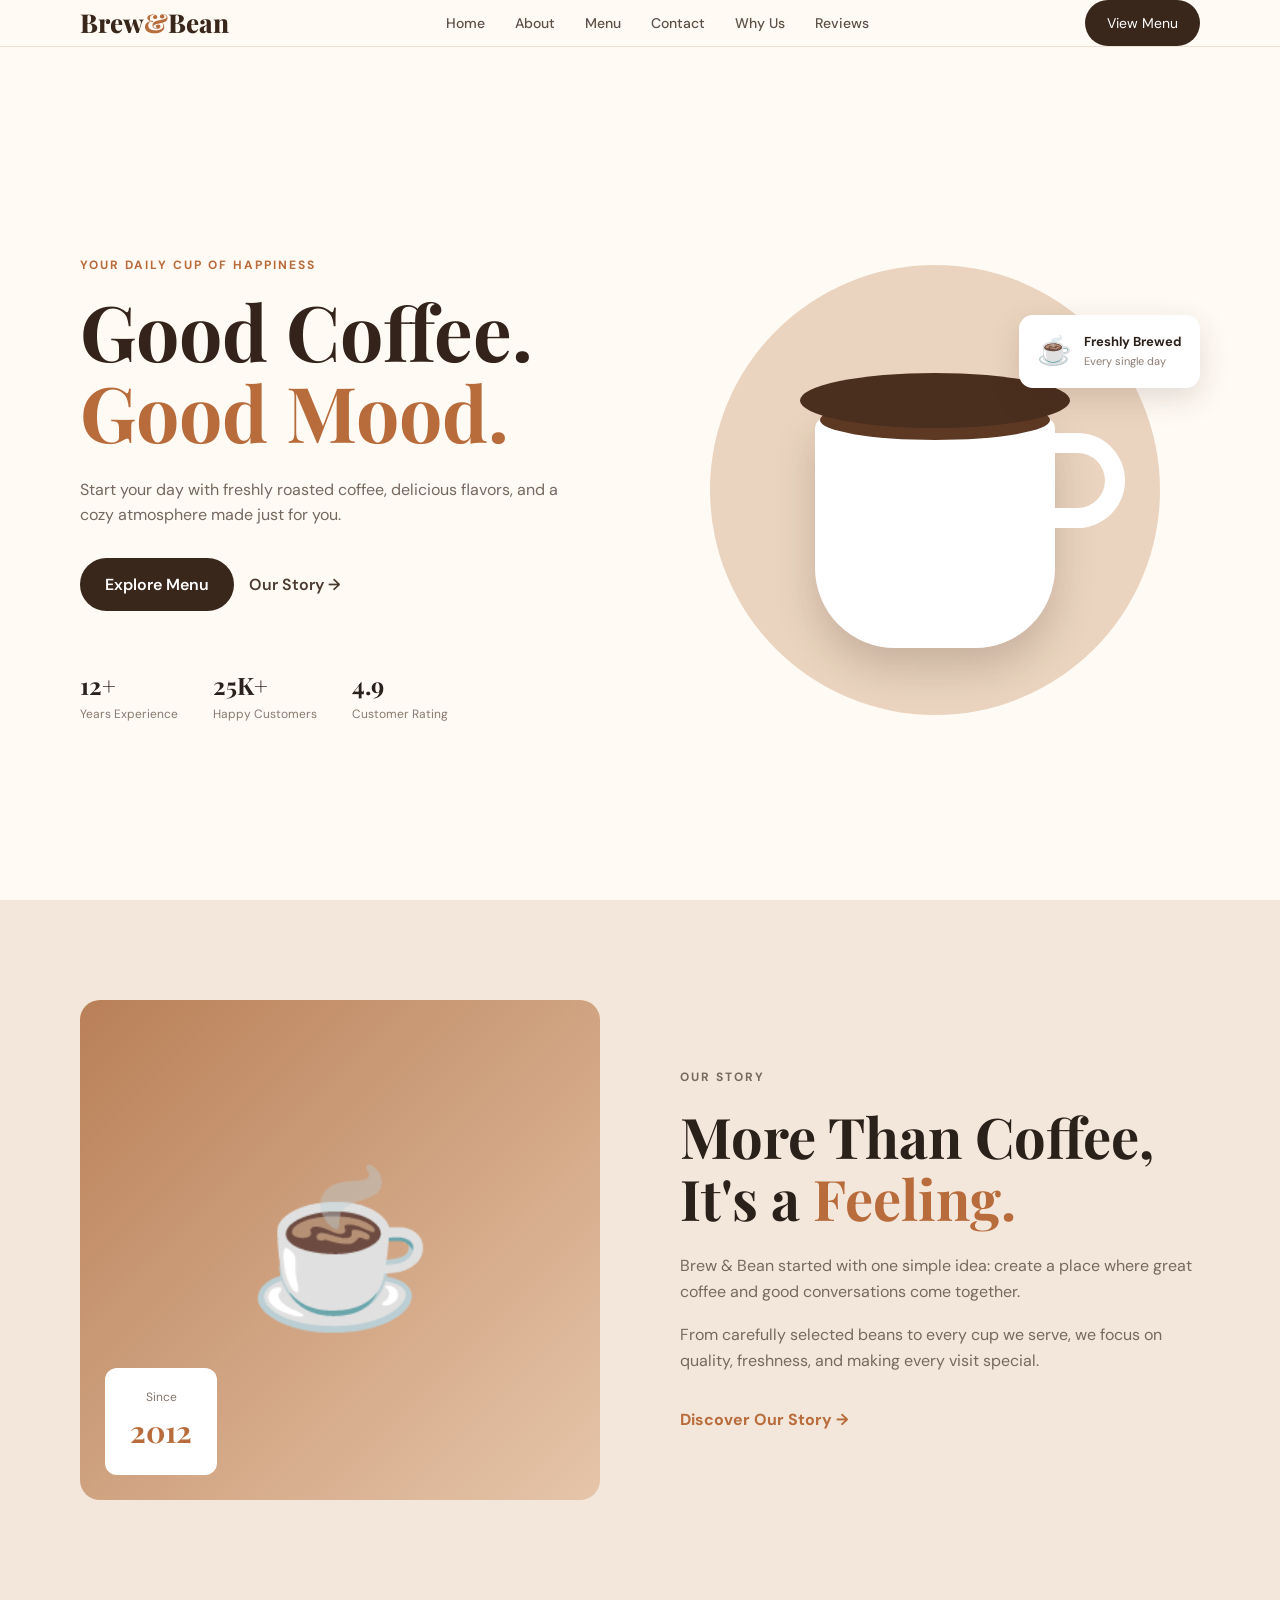
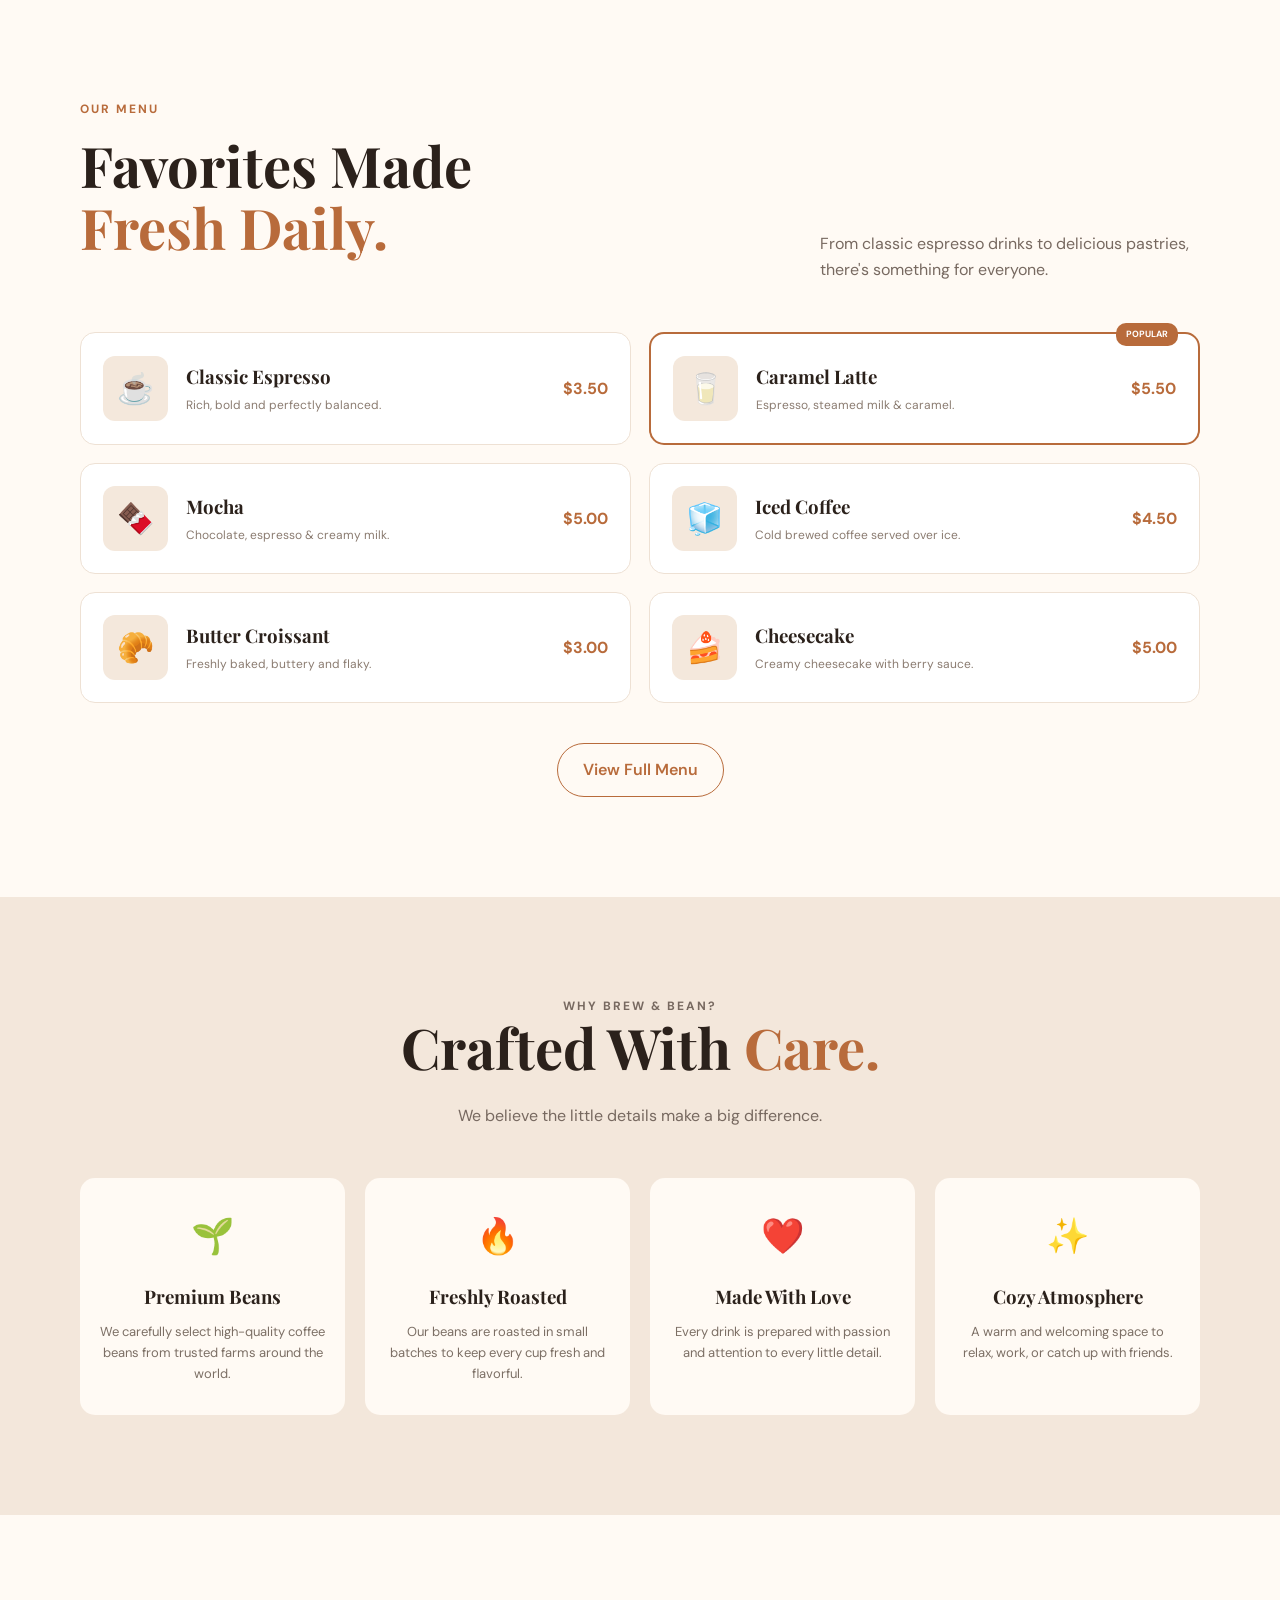
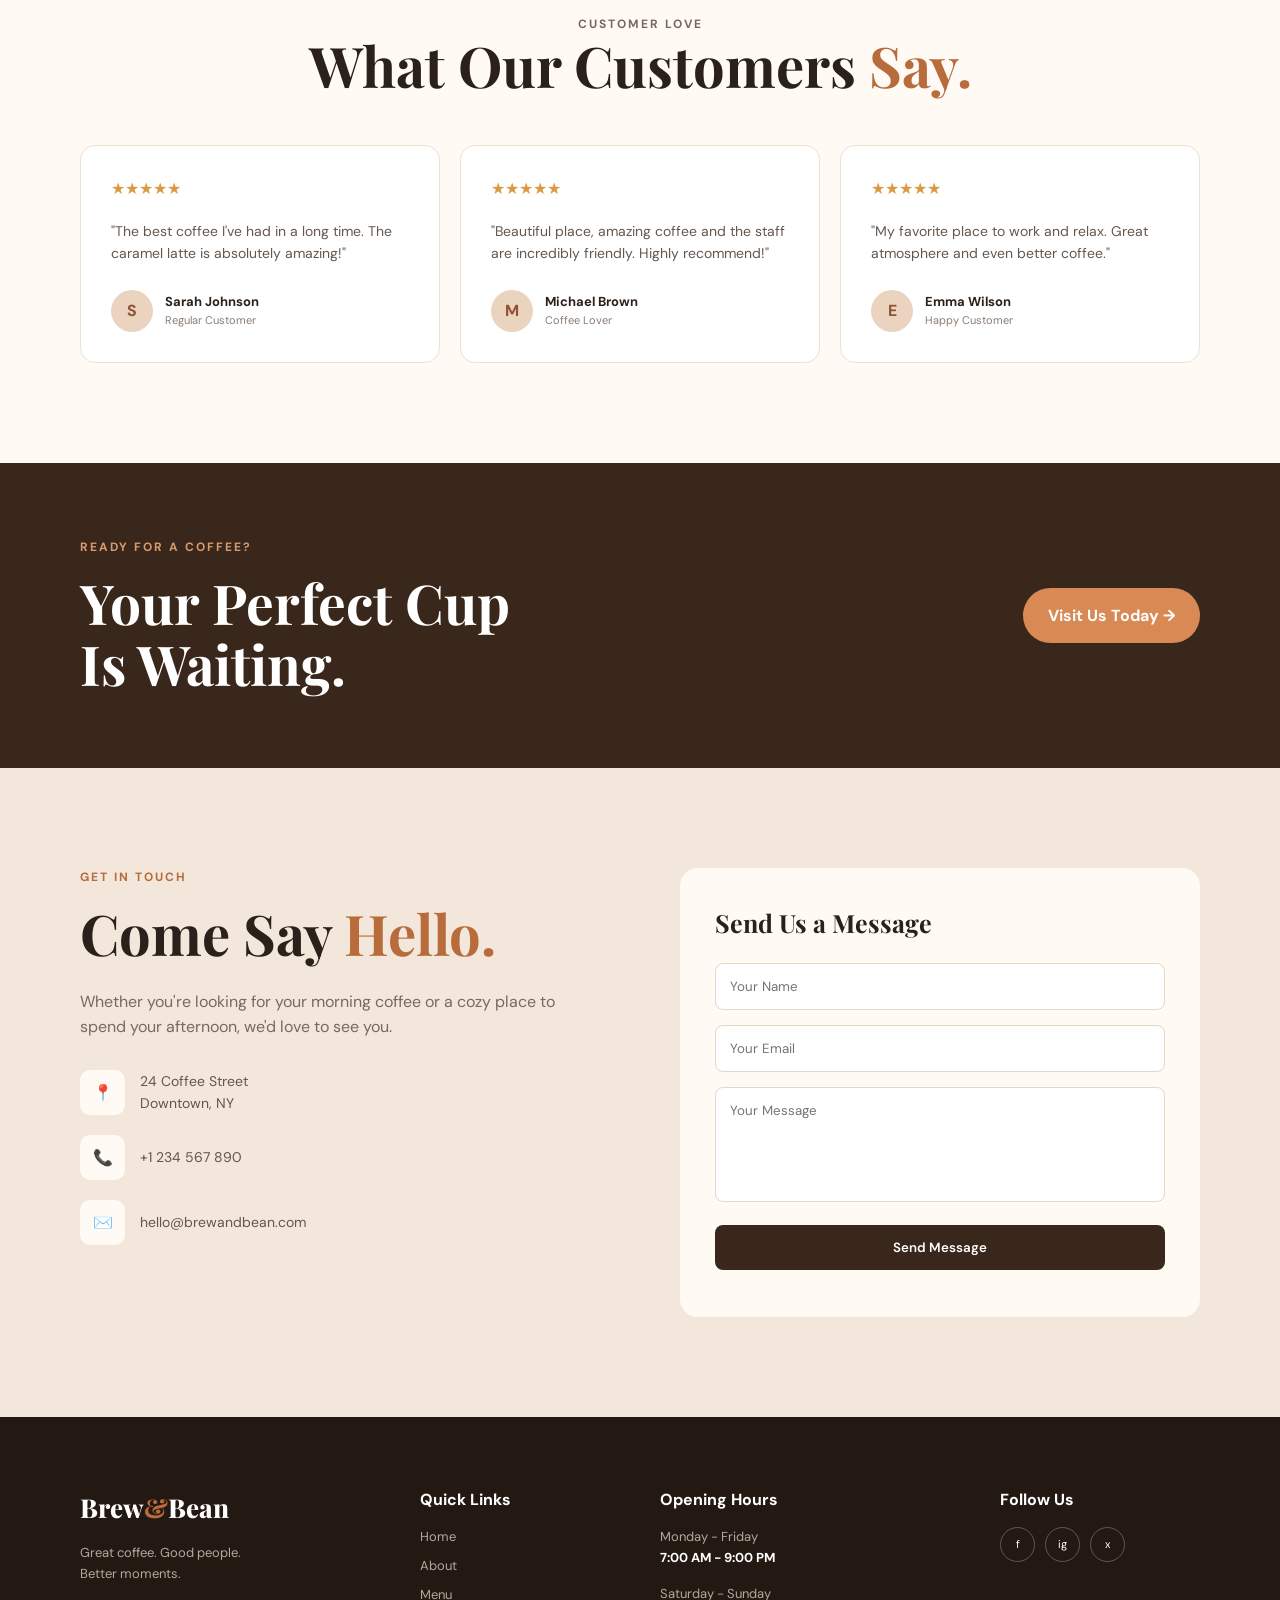
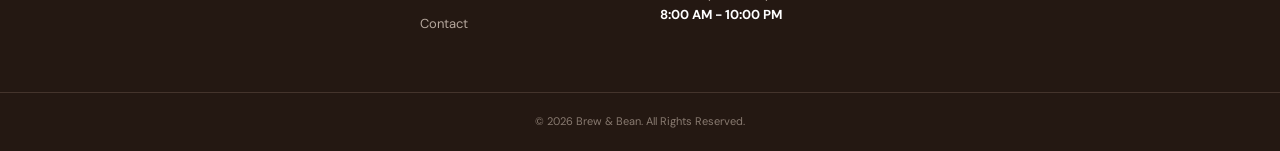
<file: index.html>
<!DOCTYPE html>
<html lang="en">
<head>
    <meta charset="UTF-8">
    <meta name="viewport" content="width=device-width, initial-scale=1.0">

    <title>Brew & Bean | Coffee Shop</title>

    <link rel="preconnect" href="https://fonts.googleapis.com">
    <link rel="preconnect" href="https://fonts.gstatic.com" crossorigin>

    <link
        href="https://fonts.googleapis.com/css2?family=DM+Sans:wght@400;500;600;700&family=Playfair+Display:wght@600;700;800&display=swap"
        rel="stylesheet"
    >

    <link rel="stylesheet" href="css/style.css">
</head>

<body>

    <!-- Navbar -->
    <header class="header">
        <nav class="navbar container">

            <a href="#home" class="logo">
                Brew<span>&</span>Bean
            </a>

            <ul class="nav-links" id="navLinks">
                <li><a href="#home">Home</a></li>
                <li><a href="#about">About</a></li>
                <li><a href="#menu">Menu</a></li>
                <li><a href="#contact">Contact</a></li>
                <li><a href="#why-us">Why Us</a></li>
                <li><a href="#reviews">Reviews</a></li>
            </ul>
            
            
            <a href="menu.html" class="nav-btn">View Menu</a>
            <button class="menu-toggle" id="menuToggle">
                ☰
            </button>

        </nav>
    </header>


    <main>

        <!-- Hero -->
        <section class="hero" id="home">

            <div class="hero-content container">

                <div class="hero-text">

                    <p class="subtitle">
                        YOUR DAILY CUP OF HAPPINESS
                    </p>

                    <h1>
                        Good Coffee.<br>
                        <span>Good Mood.</span>
                    </h1>

                    <p class="hero-description">
                        Start your day with freshly roasted coffee,
                        delicious flavors, and a cozy atmosphere made
                        just for you.
                    </p>

                    <div class="hero-buttons">
                        <a href="#menu" class="primary-btn">
                            Explore Menu
                        </a>

                        <a href="#about" class="secondary-btn">
                            Our Story →
                        </a>
                    </div>

                    <div class="hero-stats">

                        <div class="stat">
                            <strong>12+</strong>
                            <span>Years Experience</span>
                        </div>

                        <div class="stat">
                            <strong>25K+</strong>
                            <span>Happy Customers</span>
                        </div>

                        <div class="stat">
                            <strong>4.9</strong>
                            <span>Customer Rating</span>
                        </div>

                    </div>

                </div>


                <div class="hero-image">

                    <div class="coffee-circle"></div>

                    <div class="coffee-card">
                        <span>☕</span>

                        <div>
                            <strong>Freshly Brewed</strong>
                            <small>Every single day</small>
                        </div>
                    </div>

                    <div class="coffee-cup">
                        <div class="cup-top"></div>

                        <div class="cup-body">
                            <div class="coffee-liquid"></div>
                        </div>

                        <div class="cup-handle"></div>
                    </div>

                </div>

            </div>

        </section>


        <!-- About -->
        <section class="about section" id="about">

            <div class="container about-grid">

                <div class="about-image">

                    <div class="about-card">
                        <span>Since</span>
                        <strong>2012</strong>
                    </div>

                    <div class="about-placeholder">
                        ☕
                    </div>

                </div>


                <div class="about-content">

                    <p class="section-label">
                        OUR STORY
                    </p>

                    <h2>
                        More Than Coffee,<br>
                        It's a <span>Feeling.</span>
                    </h2>

                    <p>
                        Brew & Bean started with one simple idea:
                        create a place where great coffee and good
                        conversations come together.
                    </p>

                    <p>
                        From carefully selected beans to every cup we
                        serve, we focus on quality, freshness, and
                        making every visit special.
                    </p>

                    <a href="about.html" class="text-link">
                      Discover Our Story →
                     </a>

                </div>

            </div>

        </section>


        <!-- Menu -->
        <section class="menu-section section" id="menu">

            <div class="container">

                <div class="section-heading">

                    <div>
                        <p class="section-label">
                            OUR MENU
                        </p>

                        <h2>
                            Favorites Made<br>
                            <span>Fresh Daily.</span>
                        </h2>
                    </div>

                    <p>
                        From classic espresso drinks to delicious
                        pastries, there's something for everyone.
                    </p>

                </div>


                <div class="menu-grid">

                    <div class="menu-card">

                        <div class="menu-icon">☕</div>

                        <div class="menu-info">
                            <h3>Classic Espresso</h3>
                            <p>Rich, bold and perfectly balanced.</p>
                        </div>

                        <strong class="price">$3.50</strong>

                    </div>


                    <div class="menu-card featured">

                        <div class="popular">
                            POPULAR
                        </div>

                        <div class="menu-icon">🥛</div>

                        <div class="menu-info">
                            <h3>Caramel Latte</h3>
                            <p>Espresso, steamed milk & caramel.</p>
                        </div>

                        <strong class="price">$5.50</strong>

                    </div>


                    <div class="menu-card">

                        <div class="menu-icon">🍫</div>

                        <div class="menu-info">
                            <h3>Mocha</h3>
                            <p>Chocolate, espresso & creamy milk.</p>
                        </div>

                        <strong class="price">$5.00</strong>

                    </div>


                    <div class="menu-card">

                        <div class="menu-icon">🧊</div>

                        <div class="menu-info">
                            <h3>Iced Coffee</h3>
                            <p>Cold brewed coffee served over ice.</p>
                        </div>

                        <strong class="price">$4.50</strong>

                    </div>


                    <div class="menu-card">

                        <div class="menu-icon">🥐</div>

                        <div class="menu-info">
                            <h3>Butter Croissant</h3>
                            <p>Freshly baked, buttery and flaky.</p>
                        </div>

                        <strong class="price">$3.00</strong>

                    </div>


                    <div class="menu-card">

                        <div class="menu-icon">🍰</div>

                        <div class="menu-info">
                            <h3>Cheesecake</h3>
                            <p>Creamy cheesecake with berry sauce.</p>
                        </div>

                        <strong class="price">$5.00</strong>

                    </div>

                </div>


                <div class="menu-button">
                    <a href="menu.html" class="menu-full-btn">
                        View Full Menu
                     </a>
                </div>

            </div>

        </section>


        <!-- Why Us -->
        <section class="why-us section" id="why-us">

            <div class="container">

                <div class="section-heading center">

                    <p class="section-label">
                        WHY BREW & BEAN?
                    </p>

                    <h2>
                        Crafted With <span>Care.</span>
                    </h2>

                    <p>
                        We believe the little details make a big difference.
                    </p>

                </div>


                <div class="features-grid">

                    <div class="feature-card">

                        <div class="feature-icon">
                            🌱
                        </div>

                        <h3>Premium Beans</h3>

                        <p>
                            We carefully select high-quality coffee beans
                            from trusted farms around the world.
                        </p>

                    </div>


                    <div class="feature-card">

                        <div class="feature-icon">
                            🔥
                        </div>

                        <h3>Freshly Roasted</h3>

                        <p>
                            Our beans are roasted in small batches to keep
                            every cup fresh and flavorful.
                        </p>

                    </div>


                    <div class="feature-card">

                        <div class="feature-icon">
                            ❤️
                        </div>

                        <h3>Made With Love</h3>

                        <p>
                            Every drink is prepared with passion and
                            attention to every little detail.
                        </p>

                    </div>


                    <div class="feature-card">

                        <div class="feature-icon">
                            ✨
                        </div>

                        <h3>Cozy Atmosphere</h3>

                        <p>
                            A warm and welcoming space to relax, work,
                            or catch up with friends.
                        </p>

                    </div>

                </div>

            </div>

        </section>


        <!-- Reviews -->
        <section class="reviews section" id="reviews">

            <div class="container">

                <div class="section-heading center">

                    <p class="section-label">
                        CUSTOMER LOVE
                    </p>

                    <h2>
                        What Our Customers <span>Say.</span>
                    </h2>

                </div>


                <div class="reviews-grid">

                    <div class="review-card">

                        <div class="stars">
                            ★★★★★
                        </div>

                        <p>
                            "The best coffee I've had in a long time.
                            The caramel latte is absolutely amazing!"
                        </p>

                        <div class="customer">

                            <div class="avatar">
                                S
                            </div>

                            <div>
                                <strong>Sarah Johnson</strong>
                                <span>Regular Customer</span>
                            </div>

                        </div>

                    </div>


                    <div class="review-card">

                        <div class="stars">
                            ★★★★★
                        </div>

                        <p>
                            "Beautiful place, amazing coffee and the
                            staff are incredibly friendly. Highly recommend!"
                        </p>

                        <div class="customer">

                            <div class="avatar">
                                M
                            </div>

                            <div>
                                <strong>Michael Brown</strong>
                                <span>Coffee Lover</span>
                            </div>

                        </div>

                    </div>


                    <div class="review-card">

                        <div class="stars">
                            ★★★★★
                        </div>

                        <p>
                            "My favorite place to work and relax.
                            Great atmosphere and even better coffee."
                        </p>

                        <div class="customer">

                            <div class="avatar">
                                E
                            </div>

                            <div>
                                <strong>Emma Wilson</strong>
                                <span>Happy Customer</span>
                            </div>

                        </div>

                    </div>

                </div>

            </div>

        </section>


        <!-- CTA -->
        <section class="cta">

            <div class="container cta-content">

                <div>

                    <p class="section-label">
                        READY FOR A COFFEE?
                    </p>

                    <h2>
                        Your Perfect Cup<br>
                        Is Waiting.
                    </h2>

                </div>

                <a href="#contact" class="cta-btn">
                    Visit Us Today →
                </a>

            </div>

        </section>


        <!-- Contact -->
        <section class="contact section" id="contact">

            <div class="container contact-grid">

                <div>

                    <p class="section-label">
                        GET IN TOUCH
                    </p>

                    <h2>
                        Come Say <span>Hello.</span>
                    </h2>

                    <p class="contact-description">
                        Whether you're looking for your morning coffee
                        or a cozy place to spend your afternoon,
                        we'd love to see you.
                    </p>


                    <div class="contact-info">

                        <div>
                            <span>📍</span>

                            <p>
                                24 Coffee Street<br>
                                Downtown, NY
                            </p>
                        </div>

                        <div>
                            <span>📞</span>

                            <p>
                                +1 234 567 890
                            </p>
                        </div>

                        <div>
                            <span>✉️</span>

                            <p>
                                hello@brewandbean.com
                            </p>
                        </div>

                    </div>

                </div>


                <form class="contact-form" id="contactForm">

                    <h3>
                        Send Us a Message
                    </h3>

                    <input
                        type="text"
                        id="name"
                        placeholder="Your Name"
                        required
                    >

                    <input
                        type="email"
                        id="email"
                        placeholder="Your Email"
                        required
                    >

                    <textarea
                        id="message"
                        rows="5"
                        placeholder="Your Message"
                        required
                    ></textarea>

                    <button type="submit">
                        Send Message
                    </button>

                    <p id="formMessage"></p>

                </form>

            </div>

        </section>

    </main>


    <!-- Footer -->
    <footer class="footer">

        <div class="container footer-grid">

            <div>

                <a href="#home" class="logo">
                    Brew<span>&</span>Bean
                </a>

                <p>
                    Great coffee. Good people.<br>
                    Better moments.
                </p>

            </div>


            <div>

                <h4>Quick Links</h4>

                <a href="#home">Home</a>
                <a href="#about">About</a>
                <a href="#menu">Menu</a>
                <a href="#contact">Contact</a>

            </div>


            <div>

                <h4>Opening Hours</h4>

                <p>Monday - Friday</p>
                <strong>7:00 AM - 9:00 PM</strong>

                <p>Saturday - Sunday</p>
                <strong>8:00 AM - 10:00 PM</strong>

            </div>


            <div>

                <h4>Follow Us</h4>

                <div class="socials">
                    <a href="#">f</a>
                    <a href="#">ig</a>
                    <a href="#">x</a>
                </div>

            </div>

        </div>


        <div class="footer-bottom">

            <p>
                © 2026 Brew & Bean. All Rights Reserved.
            </p>

        </div>

    </footer>


    <script src="js/script.js"></script>

</body>
</html>
</file>
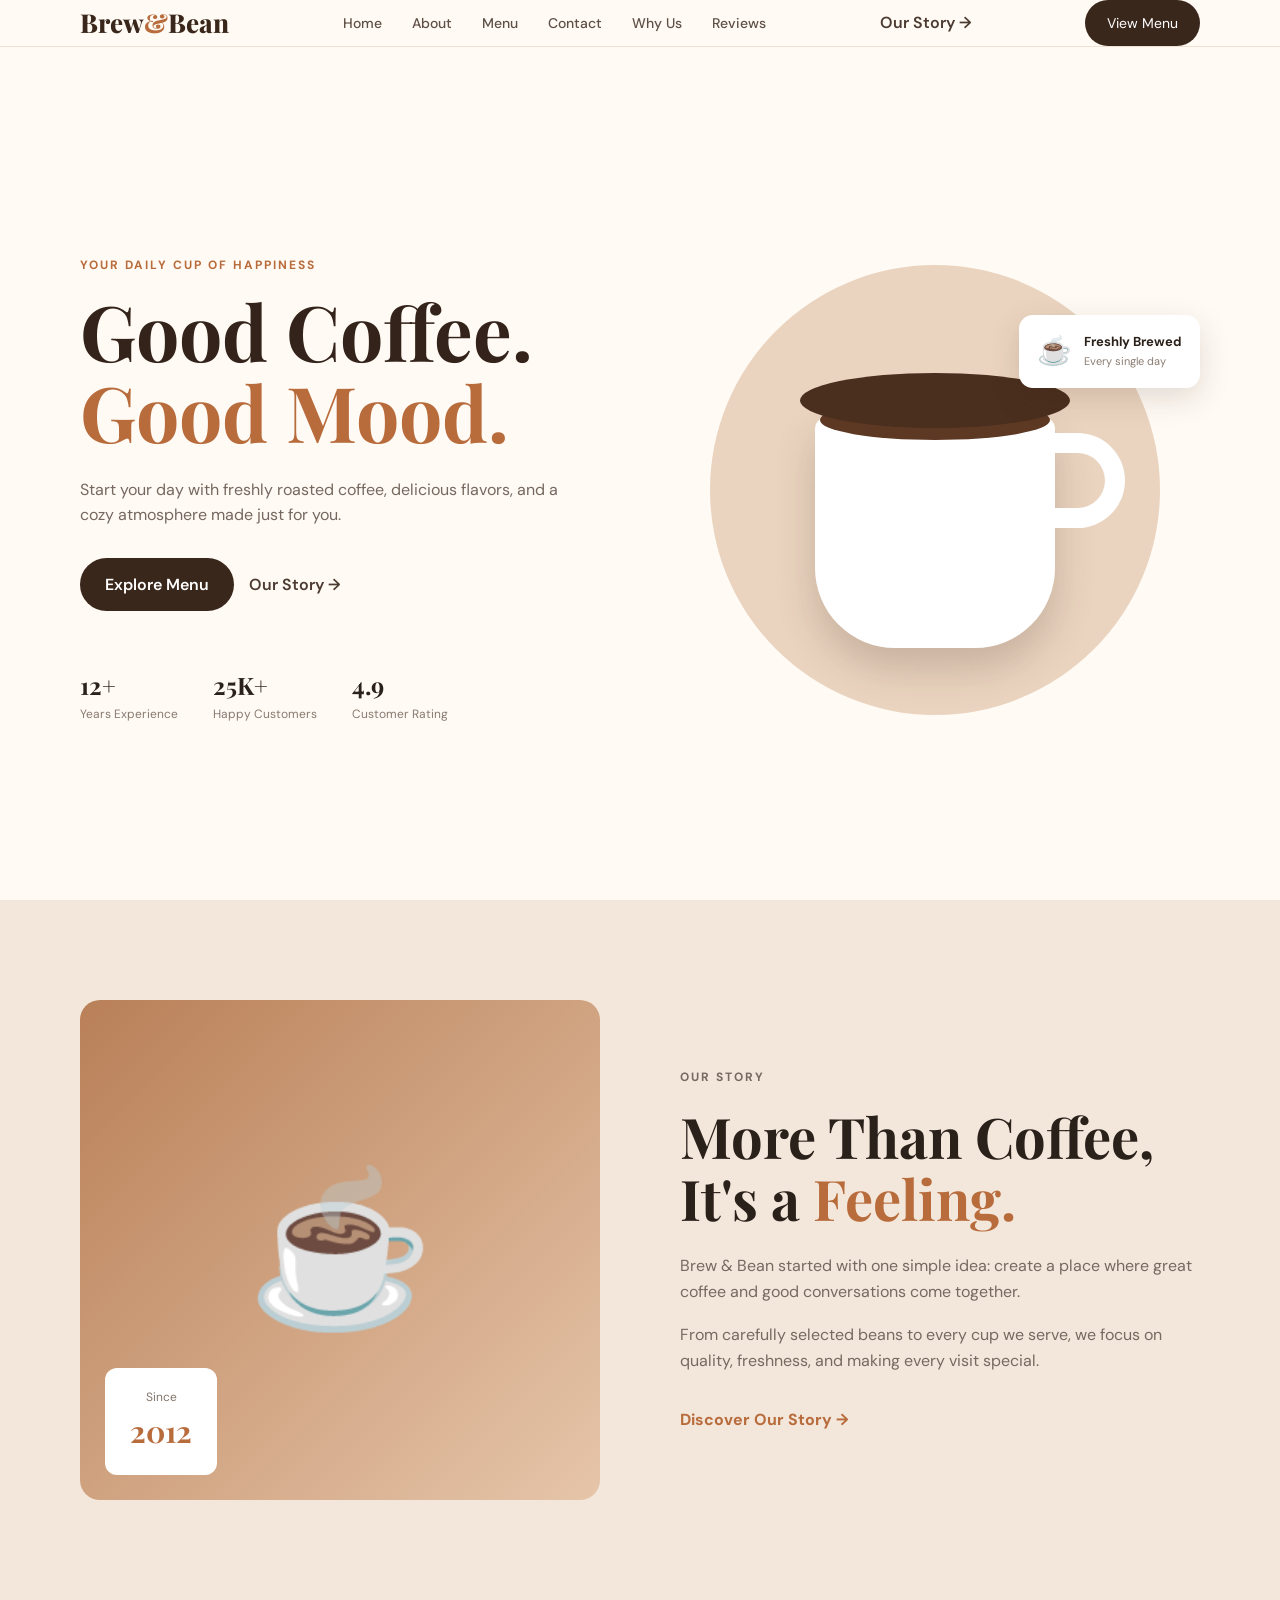
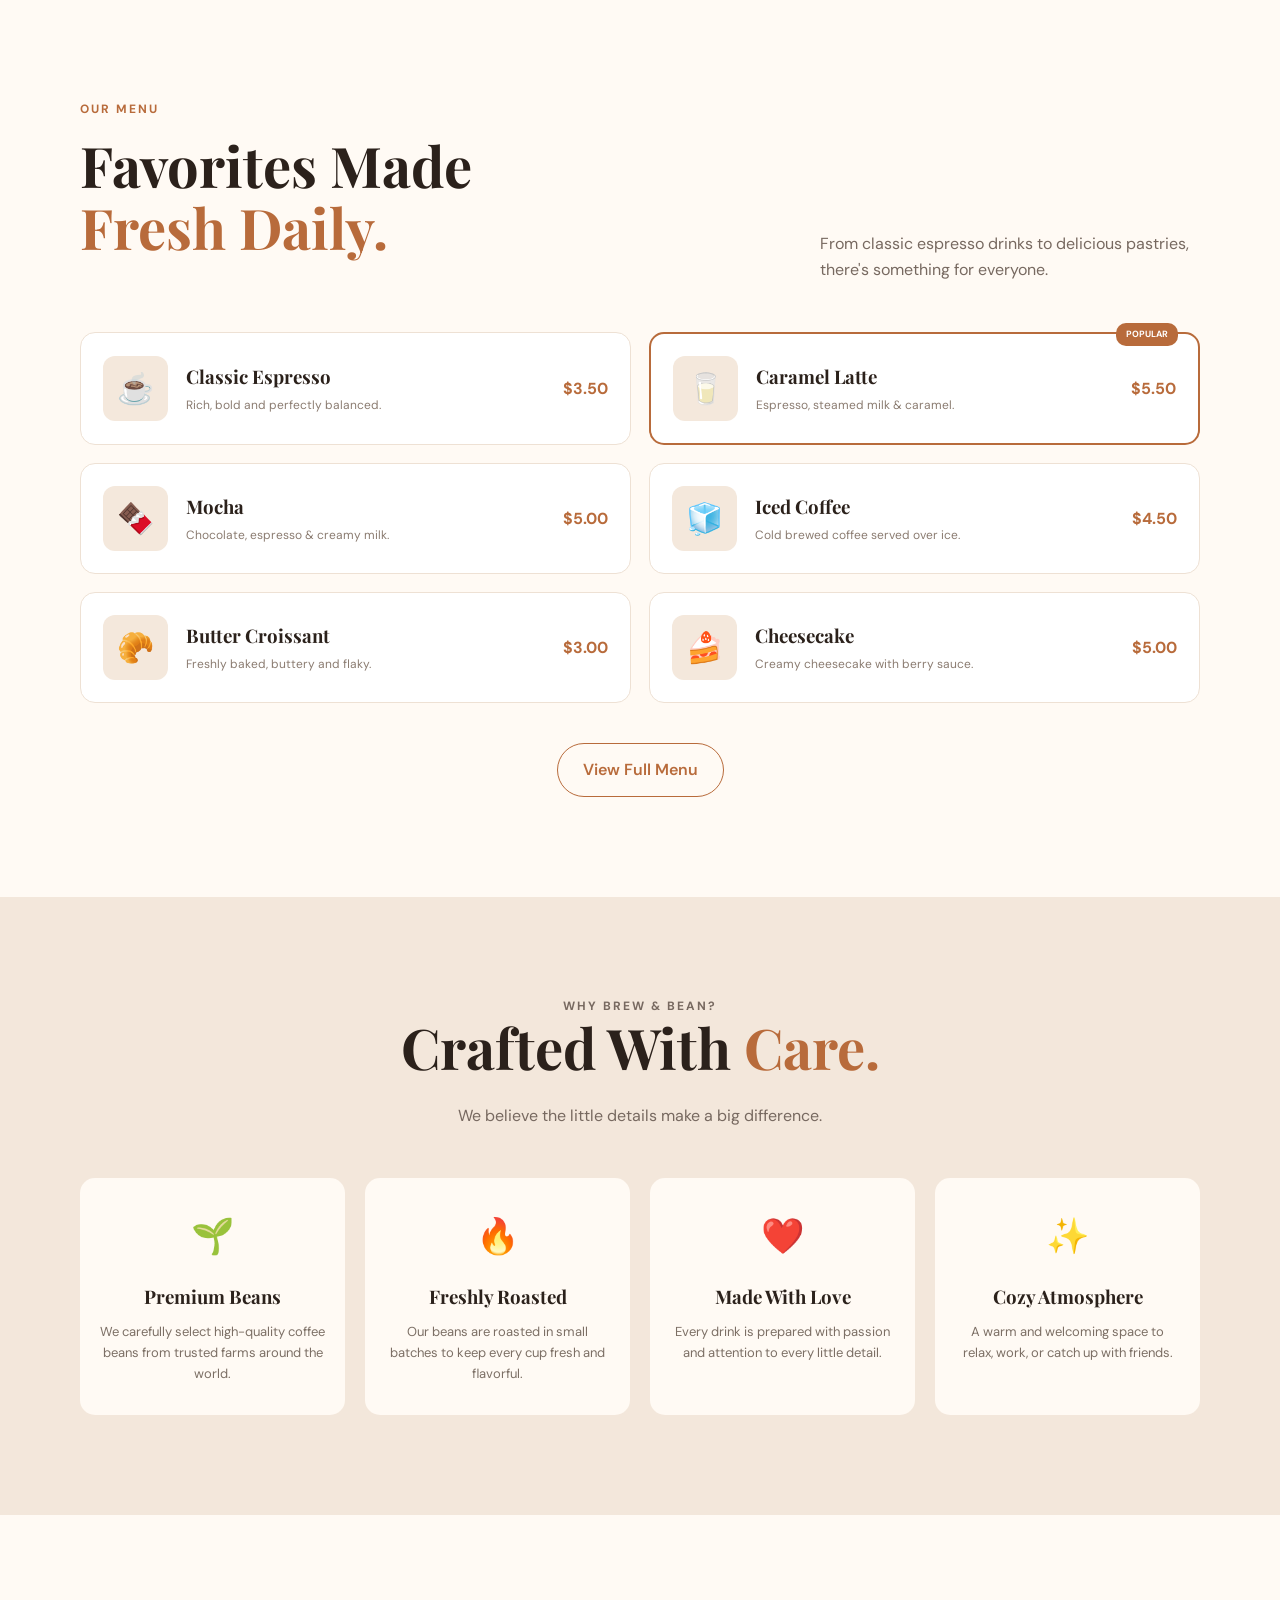
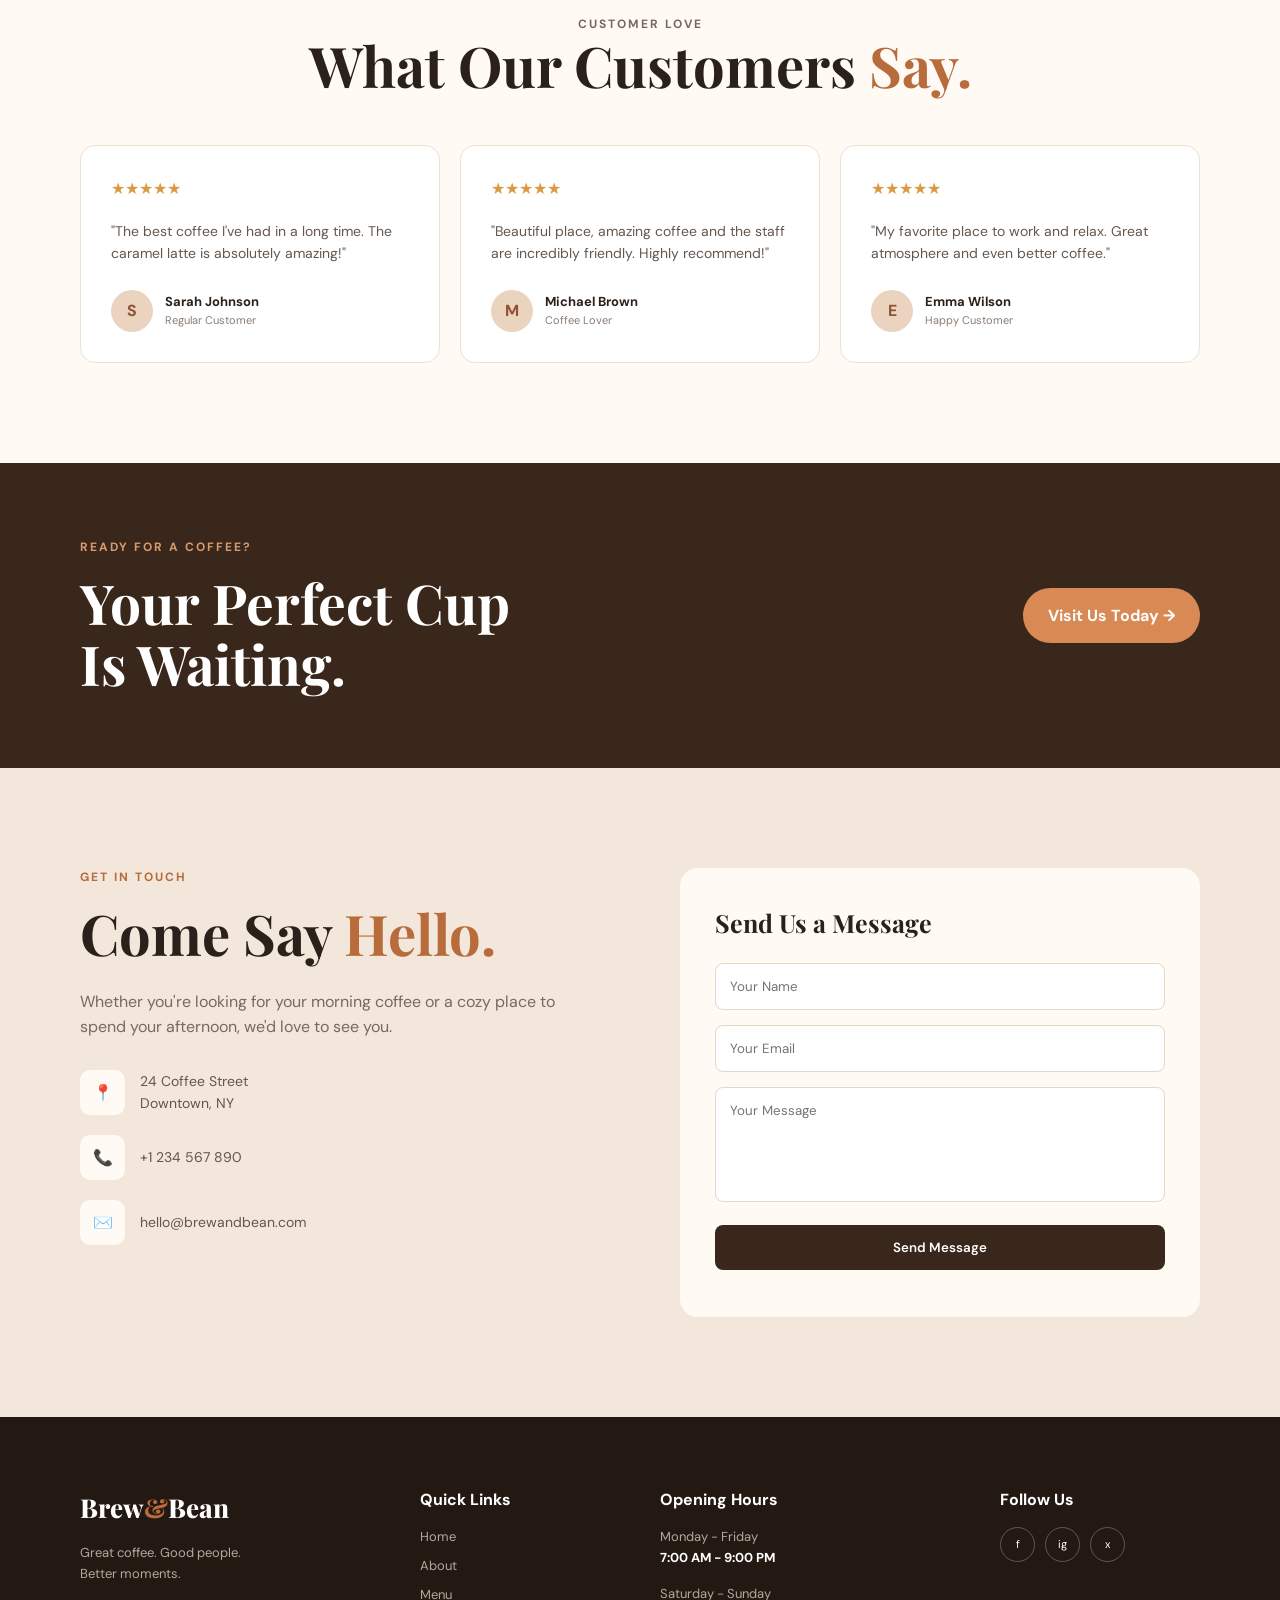
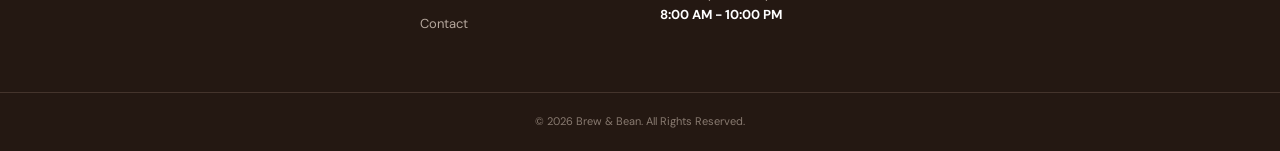
<file: html/index.html>
<!DOCTYPE html>
<html lang="en">
<head>
    <meta charset="UTF-8">
    <meta name="viewport" content="width=device-width, initial-scale=1.0">

    <title>Brew & Bean | Coffee Shop</title>

    <link rel="preconnect" href="https://fonts.googleapis.com">
    <link rel="preconnect" href="https://fonts.gstatic.com" crossorigin>

    <link
        href="https://fonts.googleapis.com/css2?family=DM+Sans:wght@400;500;600;700&family=Playfair+Display:wght@600;700;800&display=swap"
        rel="stylesheet"
    >

    <link rel="stylesheet" href="../css/style.css">
</head>

<body>

    <!-- Navbar -->
    <header class="header">
        <nav class="navbar container">

            <a href="#home" class="logo">
                Brew<span>&</span>Bean
            </a>

            <ul class="nav-links" id="navLinks">
                <li><a href="#home">Home</a></li>
                <li><a href="#about">About</a></li>
                <li><a href="#menu">Menu</a></li>
                <li><a href="#contact">Contact</a></li>
                <li><a href="#why-us">Why Us</a></li>
                <li><a href="#reviews">Reviews</a></li>
            </ul>
            <a href="#about.html" class="secondary-btn">
                 Our Story →
            </a>
            <a href="menu.html" class="nav-btn">View Menu</a>
            <button class="menu-toggle" id="menuToggle">
                ☰
            </button>

        </nav>
    </header>


    <main>

        <!-- Hero -->
        <section class="hero" id="home">

            <div class="hero-content container">

                <div class="hero-text">

                    <p class="subtitle">
                        YOUR DAILY CUP OF HAPPINESS
                    </p>

                    <h1>
                        Good Coffee.<br>
                        <span>Good Mood.</span>
                    </h1>

                    <p class="hero-description">
                        Start your day with freshly roasted coffee,
                        delicious flavors, and a cozy atmosphere made
                        just for you.
                    </p>

                    <div class="hero-buttons">
                        <a href="#menu" class="primary-btn">
                            Explore Menu
                        </a>

                        <a href="#about" class="secondary-btn">
                            Our Story →
                        </a>
                    </div>

                    <div class="hero-stats">

                        <div class="stat">
                            <strong>12+</strong>
                            <span>Years Experience</span>
                        </div>

                        <div class="stat">
                            <strong>25K+</strong>
                            <span>Happy Customers</span>
                        </div>

                        <div class="stat">
                            <strong>4.9</strong>
                            <span>Customer Rating</span>
                        </div>

                    </div>

                </div>


                <div class="hero-image">

                    <div class="coffee-circle"></div>

                    <div class="coffee-card">
                        <span>☕</span>

                        <div>
                            <strong>Freshly Brewed</strong>
                            <small>Every single day</small>
                        </div>
                    </div>

                    <div class="coffee-cup">
                        <div class="cup-top"></div>

                        <div class="cup-body">
                            <div class="coffee-liquid"></div>
                        </div>

                        <div class="cup-handle"></div>
                    </div>

                </div>

            </div>

        </section>


        <!-- About -->
        <section class="about section" id="about">

            <div class="container about-grid">

                <div class="about-image">

                    <div class="about-card">
                        <span>Since</span>
                        <strong>2012</strong>
                    </div>

                    <div class="about-placeholder">
                        ☕
                    </div>

                </div>


                <div class="about-content">

                    <p class="section-label">
                        OUR STORY
                    </p>

                    <h2>
                        More Than Coffee,<br>
                        It's a <span>Feeling.</span>
                    </h2>

                    <p>
                        Brew & Bean started with one simple idea:
                        create a place where great coffee and good
                        conversations come together.
                    </p>

                    <p>
                        From carefully selected beans to every cup we
                        serve, we focus on quality, freshness, and
                        making every visit special.
                    </p>

                    <a href="about.html" class="text-link">
                      Discover Our Story →
                     </a>

                </div>

            </div>

        </section>


        <!-- Menu -->
        <section class="menu-section section" id="menu">

            <div class="container">

                <div class="section-heading">

                    <div>
                        <p class="section-label">
                            OUR MENU
                        </p>

                        <h2>
                            Favorites Made<br>
                            <span>Fresh Daily.</span>
                        </h2>
                    </div>

                    <p>
                        From classic espresso drinks to delicious
                        pastries, there's something for everyone.
                    </p>

                </div>


                <div class="menu-grid">

                    <div class="menu-card">

                        <div class="menu-icon">☕</div>

                        <div class="menu-info">
                            <h3>Classic Espresso</h3>
                            <p>Rich, bold and perfectly balanced.</p>
                        </div>

                        <strong class="price">$3.50</strong>

                    </div>


                    <div class="menu-card featured">

                        <div class="popular">
                            POPULAR
                        </div>

                        <div class="menu-icon">🥛</div>

                        <div class="menu-info">
                            <h3>Caramel Latte</h3>
                            <p>Espresso, steamed milk & caramel.</p>
                        </div>

                        <strong class="price">$5.50</strong>

                    </div>


                    <div class="menu-card">

                        <div class="menu-icon">🍫</div>

                        <div class="menu-info">
                            <h3>Mocha</h3>
                            <p>Chocolate, espresso & creamy milk.</p>
                        </div>

                        <strong class="price">$5.00</strong>

                    </div>


                    <div class="menu-card">

                        <div class="menu-icon">🧊</div>

                        <div class="menu-info">
                            <h3>Iced Coffee</h3>
                            <p>Cold brewed coffee served over ice.</p>
                        </div>

                        <strong class="price">$4.50</strong>

                    </div>


                    <div class="menu-card">

                        <div class="menu-icon">🥐</div>

                        <div class="menu-info">
                            <h3>Butter Croissant</h3>
                            <p>Freshly baked, buttery and flaky.</p>
                        </div>

                        <strong class="price">$3.00</strong>

                    </div>


                    <div class="menu-card">

                        <div class="menu-icon">🍰</div>

                        <div class="menu-info">
                            <h3>Cheesecake</h3>
                            <p>Creamy cheesecake with berry sauce.</p>
                        </div>

                        <strong class="price">$5.00</strong>

                    </div>

                </div>


                <div class="menu-button">
                    <a href="menu.html" class="menu-full-btn">
                        View Full Menu
                     </a>
                </div>

            </div>

        </section>


        <!-- Why Us -->
        <section class="why-us section" id="why-us">

            <div class="container">

                <div class="section-heading center">

                    <p class="section-label">
                        WHY BREW & BEAN?
                    </p>

                    <h2>
                        Crafted With <span>Care.</span>
                    </h2>

                    <p>
                        We believe the little details make a big difference.
                    </p>

                </div>


                <div class="features-grid">

                    <div class="feature-card">

                        <div class="feature-icon">
                            🌱
                        </div>

                        <h3>Premium Beans</h3>

                        <p>
                            We carefully select high-quality coffee beans
                            from trusted farms around the world.
                        </p>

                    </div>


                    <div class="feature-card">

                        <div class="feature-icon">
                            🔥
                        </div>

                        <h3>Freshly Roasted</h3>

                        <p>
                            Our beans are roasted in small batches to keep
                            every cup fresh and flavorful.
                        </p>

                    </div>


                    <div class="feature-card">

                        <div class="feature-icon">
                            ❤️
                        </div>

                        <h3>Made With Love</h3>

                        <p>
                            Every drink is prepared with passion and
                            attention to every little detail.
                        </p>

                    </div>


                    <div class="feature-card">

                        <div class="feature-icon">
                            ✨
                        </div>

                        <h3>Cozy Atmosphere</h3>

                        <p>
                            A warm and welcoming space to relax, work,
                            or catch up with friends.
                        </p>

                    </div>

                </div>

            </div>

        </section>


        <!-- Reviews -->
        <section class="reviews section" id="reviews">

            <div class="container">

                <div class="section-heading center">

                    <p class="section-label">
                        CUSTOMER LOVE
                    </p>

                    <h2>
                        What Our Customers <span>Say.</span>
                    </h2>

                </div>


                <div class="reviews-grid">

                    <div class="review-card">

                        <div class="stars">
                            ★★★★★
                        </div>

                        <p>
                            "The best coffee I've had in a long time.
                            The caramel latte is absolutely amazing!"
                        </p>

                        <div class="customer">

                            <div class="avatar">
                                S
                            </div>

                            <div>
                                <strong>Sarah Johnson</strong>
                                <span>Regular Customer</span>
                            </div>

                        </div>

                    </div>


                    <div class="review-card">

                        <div class="stars">
                            ★★★★★
                        </div>

                        <p>
                            "Beautiful place, amazing coffee and the
                            staff are incredibly friendly. Highly recommend!"
                        </p>

                        <div class="customer">

                            <div class="avatar">
                                M
                            </div>

                            <div>
                                <strong>Michael Brown</strong>
                                <span>Coffee Lover</span>
                            </div>

                        </div>

                    </div>


                    <div class="review-card">

                        <div class="stars">
                            ★★★★★
                        </div>

                        <p>
                            "My favorite place to work and relax.
                            Great atmosphere and even better coffee."
                        </p>

                        <div class="customer">

                            <div class="avatar">
                                E
                            </div>

                            <div>
                                <strong>Emma Wilson</strong>
                                <span>Happy Customer</span>
                            </div>

                        </div>

                    </div>

                </div>

            </div>

        </section>


        <!-- CTA -->
        <section class="cta">

            <div class="container cta-content">

                <div>

                    <p class="section-label">
                        READY FOR A COFFEE?
                    </p>

                    <h2>
                        Your Perfect Cup<br>
                        Is Waiting.
                    </h2>

                </div>

                <a href="#contact" class="cta-btn">
                    Visit Us Today →
                </a>

            </div>

        </section>


        <!-- Contact -->
        <section class="contact section" id="contact">

            <div class="container contact-grid">

                <div>

                    <p class="section-label">
                        GET IN TOUCH
                    </p>

                    <h2>
                        Come Say <span>Hello.</span>
                    </h2>

                    <p class="contact-description">
                        Whether you're looking for your morning coffee
                        or a cozy place to spend your afternoon,
                        we'd love to see you.
                    </p>


                    <div class="contact-info">

                        <div>
                            <span>📍</span>

                            <p>
                                24 Coffee Street<br>
                                Downtown, NY
                            </p>
                        </div>

                        <div>
                            <span>📞</span>

                            <p>
                                +1 234 567 890
                            </p>
                        </div>

                        <div>
                            <span>✉️</span>

                            <p>
                                hello@brewandbean.com
                            </p>
                        </div>

                    </div>

                </div>


                <form class="contact-form" id="contactForm">

                    <h3>
                        Send Us a Message
                    </h3>

                    <input
                        type="text"
                        id="name"
                        placeholder="Your Name"
                        required
                    >

                    <input
                        type="email"
                        id="email"
                        placeholder="Your Email"
                        required
                    >

                    <textarea
                        id="message"
                        rows="5"
                        placeholder="Your Message"
                        required
                    ></textarea>

                    <button type="submit">
                        Send Message
                    </button>

                    <p id="formMessage"></p>

                </form>

            </div>

        </section>

    </main>


    <!-- Footer -->
    <footer class="footer">

        <div class="container footer-grid">

            <div>

                <a href="#home" class="logo">
                    Brew<span>&</span>Bean
                </a>

                <p>
                    Great coffee. Good people.<br>
                    Better moments.
                </p>

            </div>


            <div>

                <h4>Quick Links</h4>

                <a href="#home">Home</a>
                <a href="#about">About</a>
                <a href="#menu">Menu</a>
                <a href="#contact">Contact</a>

            </div>


            <div>

                <h4>Opening Hours</h4>

                <p>Monday - Friday</p>
                <strong>7:00 AM - 9:00 PM</strong>

                <p>Saturday - Sunday</p>
                <strong>8:00 AM - 10:00 PM</strong>

            </div>


            <div>

                <h4>Follow Us</h4>

                <div class="socials">
                    <a href="#">f</a>
                    <a href="#">ig</a>
                    <a href="#">x</a>
                </div>

            </div>

        </div>


        <div class="footer-bottom">

            <p>
                © 2026 Brew & Bean. All Rights Reserved.
            </p>

        </div>

    </footer>


    <script src="../js/script.js"></script>

</body>
</html>
</file>
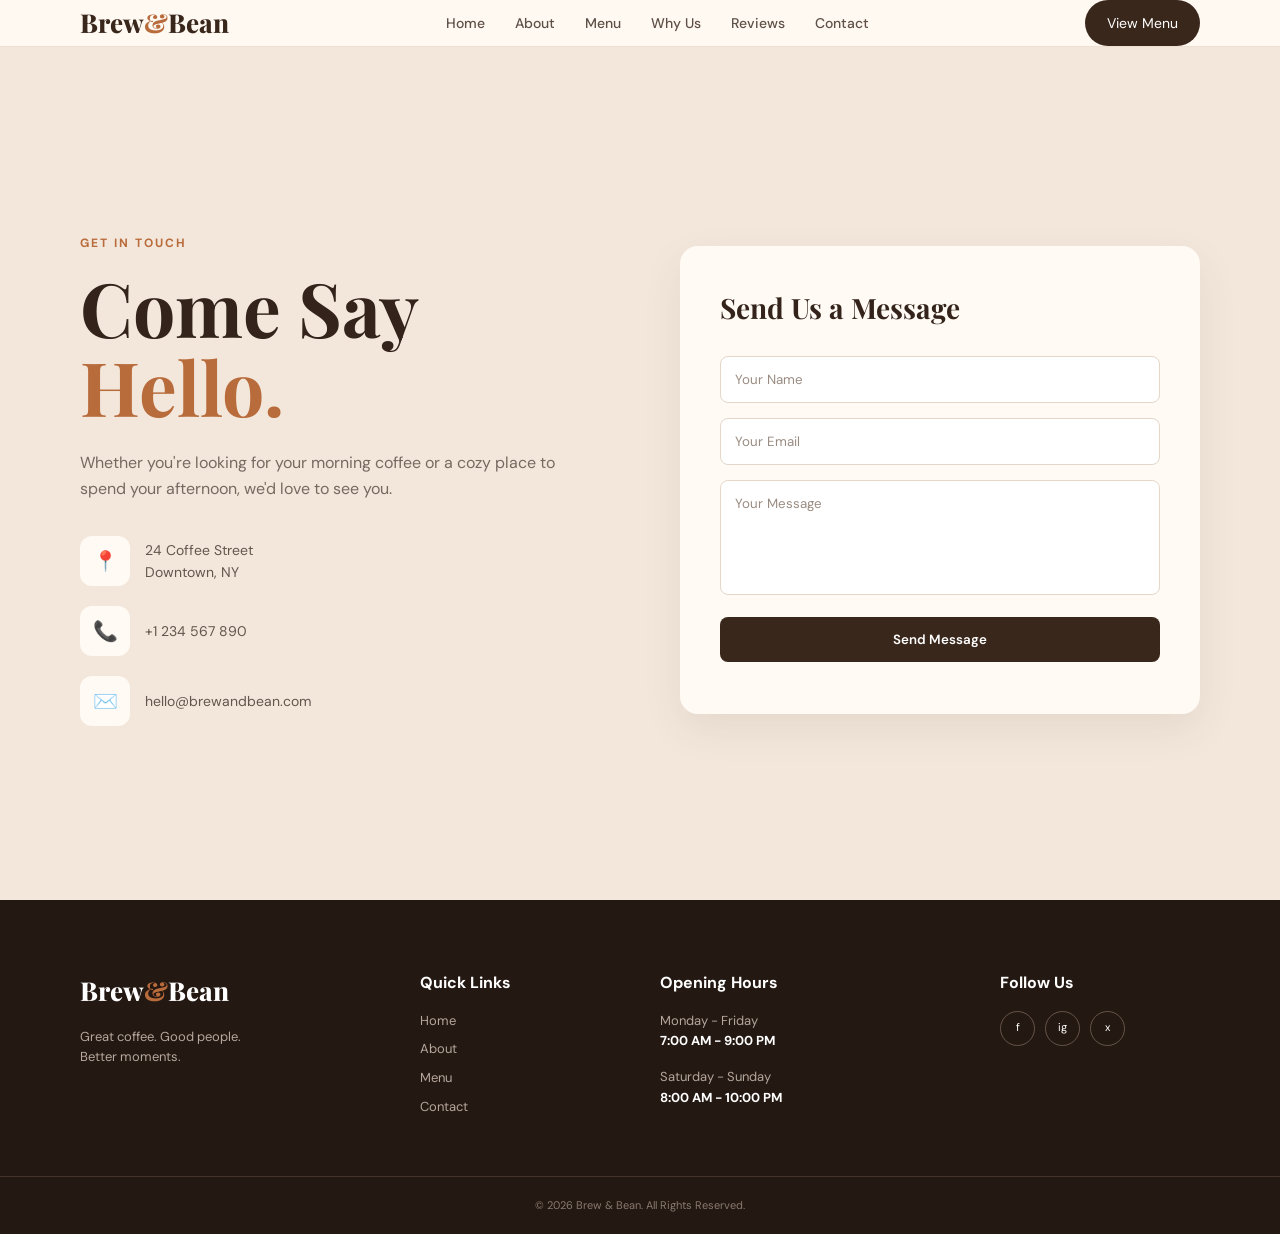
<file: contact.html>
<!DOCTYPE html>
<html lang="en">

<head>
    <meta charset="UTF-8">
    <meta name="viewport" content="width=device-width, initial-scale=1.0">

    <title>Contact | Brew & Bean</title>

    <!-- Google Fonts -->
    <link rel="preconnect" href="https://fonts.googleapis.com">
    <link rel="preconnect" href="https://fonts.gstatic.com" crossorigin>

    <link
        href="https://fonts.googleapis.com/css2?family=DM+Sans:wght@400;500;600;700&family=Playfair+Display:wght@600;700;800&display=swap"
        rel="stylesheet"
    >

    <!-- Main CSS -->
    <link rel="stylesheet" href="css/style.css">

    <!-- Contact CSS -->
    <link rel="stylesheet" href="css/contact.css">

</head>

<body>

    <!-- =========================
         Navbar
    ========================== -->

    <header class="header">

        <nav class="navbar container">

            <a href="index.html" class="logo">
                Brew<span>&</span>Bean
            </a>

            <ul class="nav-links" id="navLinks">

                <li>
                    <a href="index.html">
                        Home
                    </a>
                </li>

                <li>
                    <a href="about.html">
                        About
                    </a>
                </li>

                <li>
                    <a href="menu.html">
                        Menu
                    </a>
                </li>

                <li>
                    <a href="index.html#why-us">
                        Why Us
                    </a>
                </li>

                <li>
                    <a href="index.html#reviews">
                        Reviews
                    </a>
                </li>

                <li>
                    <a href="contact.html">
                        Contact
                    </a>
                </li>

            </ul>

            <a href="menu.html" class="nav-btn">
                View Menu
            </a>

            <button class="menu-toggle" id="menuToggle">
                ☰
            </button>

        </nav>

    </header>


    <!-- =========================
         Contact
    ========================== -->

    <main>

        <section class="contact-page">

            <div class="container contact-grid">

                <!-- Contact Information -->

                <div class="contact-content">

                    <p class="section-label">
                        GET IN TOUCH
                    </p>

                    <h1>
                        Come Say
                        <span>Hello.</span>
                    </h1>

                    <p class="contact-description">
                        Whether you're looking for your morning coffee
                        or a cozy place to spend your afternoon,
                        we'd love to see you.
                    </p>


                    <div class="contact-info">

                        <!-- Address -->

                        <div class="contact-item">

                            <span>📍</span>

                            <p>
                                24 Coffee Street
                                <br>
                                Downtown, NY
                            </p>

                        </div>


                        <!-- Phone -->

                        <div class="contact-item">

                            <span>📞</span>

                            <p>
                                +1 234 567 890
                            </p>

                        </div>


                        <!-- Email -->

                        <div class="contact-item">

                            <span>✉️</span>

                            <p>
                                hello@brewandbean.com
                            </p>

                        </div>

                    </div>

                </div>


                <!-- Contact Form -->

                <form class="contact-form" id="contactForm">

                    <h3>
                        Send Us a Message
                    </h3>

                    <input
                        type="text"
                        id="name"
                        placeholder="Your Name"
                        required
                    >

                    <input
                        type="email"
                        id="email"
                        placeholder="Your Email"
                        required
                    >

                    <textarea
                        id="message"
                        rows="5"
                        placeholder="Your Message"
                        required
                    ></textarea>

                    <button type="submit">
                        Send Message
                    </button>

                    <p id="formMessage"></p>

                </form>

            </div>

        </section>

    </main>


    <!-- =========================
         Footer
    ========================== -->

    <footer class="footer">

        <div class="container footer-grid">

            <div>

                <a href="index.html" class="logo">
                    Brew<span>&</span>Bean
                </a>

                <p>
                    Great coffee. Good people.
                    <br>
                    Better moments.
                </p>

            </div>


            <div>

                <h4>
                    Quick Links
                </h4>

                <a href="index.html">
                    Home
                </a>

                <a href="about.html">
                    About
                </a>

                <a href="menu.html">
                    Menu
                </a>

                <a href="contact.html">
                    Contact
                </a>

            </div>


            <div>

                <h4>
                    Opening Hours
                </h4>

                <p>
                    Monday - Friday
                </p>

                <strong>
                    7:00 AM - 9:00 PM
                </strong>

                <p>
                    Saturday - Sunday
                </p>

                <strong>
                    8:00 AM - 10:00 PM
                </strong>

            </div>


            <div>

                <h4>
                    Follow Us
                </h4>

                <div class="socials">

                    <a href="#">
                        f
                    </a>

                    <a href="#">
                        ig
                    </a>

                    <a href="#">
                        x
                    </a>

                </div>

            </div>

        </div>


        <div class="footer-bottom">

            <p>
                © 2026 Brew & Bean. All Rights Reserved.
            </p>

        </div>

    </footer>


    <script src="js/script.js"></script>

</body>

</html>
</file>
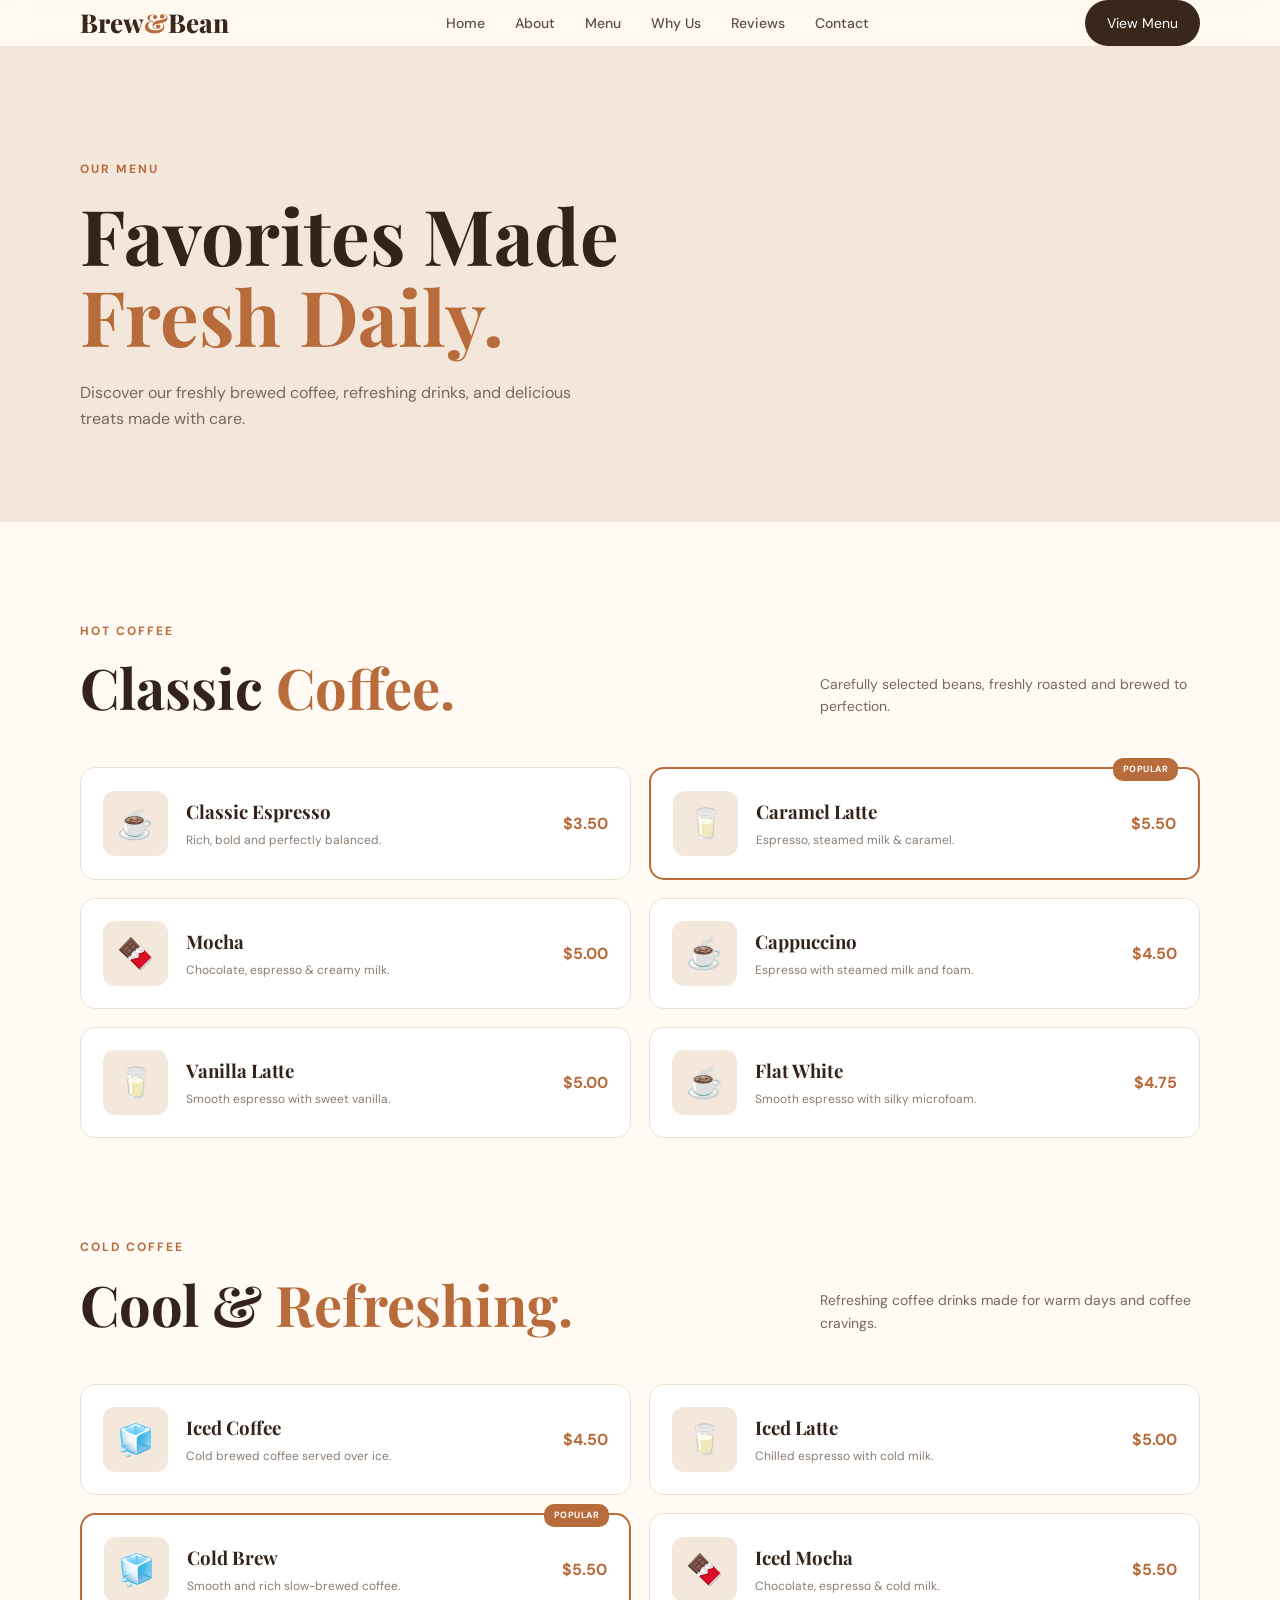
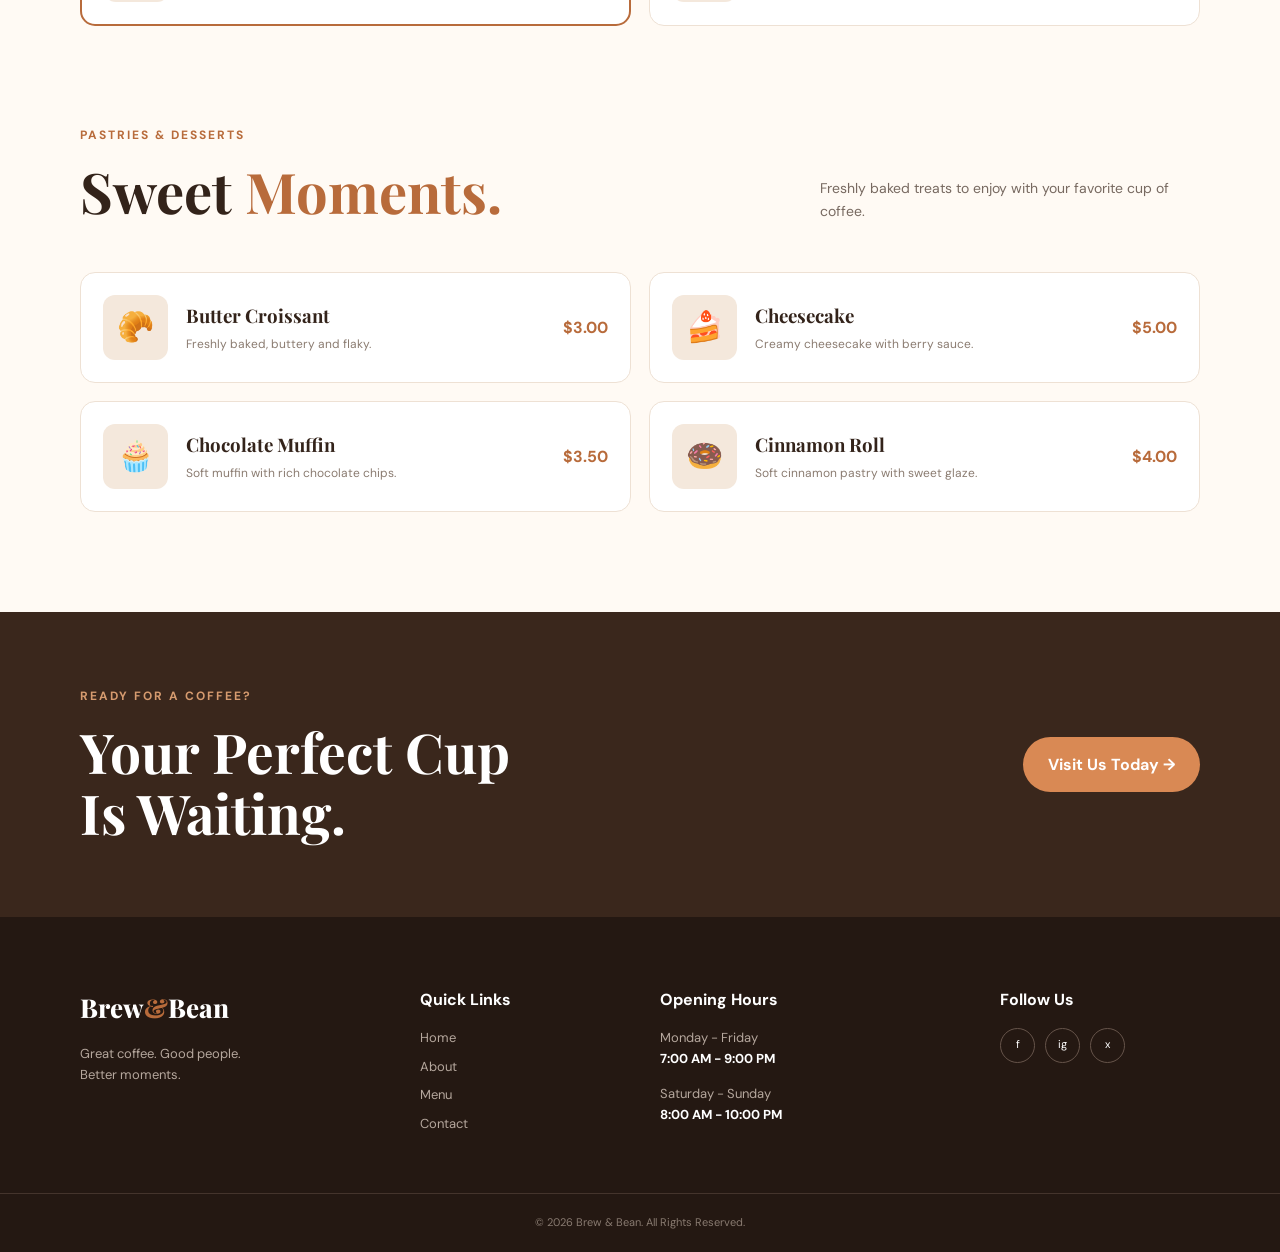
<file: menu.html>
<!DOCTYPE html>
<html lang="en">

<head>
    <meta charset="UTF-8">
    <meta name="viewport" content="width=device-width, initial-scale=1.0">

    <title>Menu | Brew & Bean</title>

    <!-- Google Fonts -->
    <link rel="preconnect" href="https://fonts.googleapis.com">
    <link rel="preconnect" href="https://fonts.gstatic.com" crossorigin>

    <link
        href="https://fonts.googleapis.com/css2?family=DM+Sans:wght@400;500;600;700&family=Playfair+Display:wght@600;700;800&display=swap"
        rel="stylesheet"
    >

    <!-- Main CSS -->
    <link rel="stylesheet" href="css/style.css">

    <!-- Menu CSS -->
    <link rel="stylesheet" href="css/menu.css">
</head>

<body>

    <!-- =========================
         Navbar
    ========================== -->

    <header class="header">

        <nav class="navbar container">

            <a href="index.html" class="logo">
                Brew<span>&</span>Bean
            </a>

            <ul class="nav-links" id="navLinks">

                <li>
                    <a href="index.html">Home</a>
                </li>

                <li>
                    <a href="index.html#about">About</a>
                </li>

                <li>
                    <a href="index.html#menu">Menu</a>
                </li>

                <li>
                    <a href="index.html#why-us">Why Us</a>
                </li>

                <li>
                    <a href="index.html#reviews">Reviews</a>
                </li>

                <li>
                    <a href="index.html#contact">Contact</a>
                </li>

            </ul>

            <a href="menu.html" class="nav-btn">
                View Menu
            </a>

            <button class="menu-toggle" id="menuToggle">
                ☰
            </button>

        </nav>

    </header>


    <main>

        <!-- =========================
             Menu Hero
        ========================== -->

        <section class="menu-page-hero">

            <div class="container">

                <p class="section-label">
                    OUR MENU
                </p>

                <h1>
                    Favorites Made
                    <br>
                    <span>Fresh Daily.</span>
                </h1>

                <p class="menu-hero-description">
                    Discover our freshly brewed coffee, refreshing
                    drinks, and delicious treats made with care.
                </p>

            </div>

        </section>


        <!-- =========================
             Hot Coffee
        ========================== -->

        <section class="menu-section section">

            <div class="container">

                <div class="menu-heading">

                    <div>

                        <p class="section-label">
                            HOT COFFEE
                        </p>

                        <h2>
                            Classic
                            <span>Coffee.</span>
                        </h2>

                    </div>

                    <p>
                        Carefully selected beans, freshly roasted
                        and brewed to perfection.
                    </p>

                </div>


                <div class="menu-grid">

                    <!-- Espresso -->

                    <div class="menu-card">

                        <div class="menu-icon">
                            ☕
                        </div>

                        <div class="menu-info">

                            <h3>
                                Classic Espresso
                            </h3>

                            <p>
                                Rich, bold and perfectly balanced.
                            </p>

                        </div>

                        <strong class="price">
                            $3.50
                        </strong>

                    </div>


                    <!-- Caramel Latte -->

                    <div class="menu-card featured">

                        <div class="popular">
                            POPULAR
                        </div>

                        <div class="menu-icon">
                            🥛
                        </div>

                        <div class="menu-info">

                            <h3>
                                Caramel Latte
                            </h3>

                            <p>
                                Espresso, steamed milk & caramel.
                            </p>

                        </div>

                        <strong class="price">
                            $5.50
                        </strong>

                    </div>


                    <!-- Mocha -->

                    <div class="menu-card">

                        <div class="menu-icon">
                            🍫
                        </div>

                        <div class="menu-info">

                            <h3>
                                Mocha
                            </h3>

                            <p>
                                Chocolate, espresso & creamy milk.
                            </p>

                        </div>

                        <strong class="price">
                            $5.00
                        </strong>

                    </div>


                    <!-- Cappuccino -->

                    <div class="menu-card">

                        <div class="menu-icon">
                            ☕
                        </div>

                        <div class="menu-info">

                            <h3>
                                Cappuccino
                            </h3>

                            <p>
                                Espresso with steamed milk and foam.
                            </p>

                        </div>

                        <strong class="price">
                            $4.50
                        </strong>

                    </div>


                    <!-- Vanilla Latte -->

                    <div class="menu-card">

                        <div class="menu-icon">
                            🥛
                        </div>

                        <div class="menu-info">

                            <h3>
                                Vanilla Latte
                            </h3>

                            <p>
                                Smooth espresso with sweet vanilla.
                            </p>

                        </div>

                        <strong class="price">
                            $5.00
                        </strong>

                    </div>


                    <!-- Flat White -->

                    <div class="menu-card">

                        <div class="menu-icon">
                            ☕
                        </div>

                        <div class="menu-info">

                            <h3>
                                Flat White
                            </h3>

                            <p>
                                Smooth espresso with silky microfoam.
                            </p>

                        </div>

                        <strong class="price">
                            $4.75
                        </strong>

                    </div>

                </div>


                <!-- =========================
                     Cold Coffee
                ========================== -->

                <div class="menu-heading menu-heading-space">

                    <div>

                        <p class="section-label">
                            COLD COFFEE
                        </p>

                        <h2>
                            Cool &
                            <span>Refreshing.</span>
                        </h2>

                    </div>

                    <p>
                        Refreshing coffee drinks made for warm days
                        and coffee cravings.
                    </p>

                </div>


                <div class="menu-grid">

                    <!-- Iced Coffee -->

                    <div class="menu-card">

                        <div class="menu-icon">
                            🧊
                        </div>

                        <div class="menu-info">

                            <h3>
                                Iced Coffee
                            </h3>

                            <p>
                                Cold brewed coffee served over ice.
                            </p>

                        </div>

                        <strong class="price">
                            $4.50
                        </strong>

                    </div>


                    <!-- Iced Latte -->

                    <div class="menu-card">

                        <div class="menu-icon">
                            🥛
                        </div>

                        <div class="menu-info">

                            <h3>
                                Iced Latte
                            </h3>

                            <p>
                                Chilled espresso with cold milk.
                            </p>

                        </div>

                        <strong class="price">
                            $5.00
                        </strong>

                    </div>


                    <!-- Cold Brew -->

                    <div class="menu-card featured">

                        <div class="popular">
                            POPULAR
                        </div>

                        <div class="menu-icon">
                            🧊
                        </div>

                        <div class="menu-info">

                            <h3>
                                Cold Brew
                            </h3>

                            <p>
                                Smooth and rich slow-brewed coffee.
                            </p>

                        </div>

                        <strong class="price">
                            $5.50
                        </strong>

                    </div>


                    <!-- Iced Mocha -->

                    <div class="menu-card">

                        <div class="menu-icon">
                            🍫
                        </div>

                        <div class="menu-info">

                            <h3>
                                Iced Mocha
                            </h3>

                            <p>
                                Chocolate, espresso & cold milk.
                            </p>

                        </div>

                        <strong class="price">
                            $5.50
                        </strong>

                    </div>

                </div>


                <!-- =========================
                     Pastries
                ========================== -->

                <div class="menu-heading menu-heading-space">

                    <div>

                        <p class="section-label">
                            PASTRIES & DESSERTS
                        </p>

                        <h2>
                            Sweet
                            <span>Moments.</span>
                        </h2>

                    </div>

                    <p>
                        Freshly baked treats to enjoy with your
                        favorite cup of coffee.
                    </p>

                </div>


                <div class="menu-grid">

                    <!-- Croissant -->

                    <div class="menu-card">

                        <div class="menu-icon">
                            🥐
                        </div>

                        <div class="menu-info">

                            <h3>
                                Butter Croissant
                            </h3>

                            <p>
                                Freshly baked, buttery and flaky.
                            </p>

                        </div>

                        <strong class="price">
                            $3.00
                        </strong>

                    </div>


                    <!-- Cheesecake -->

                    <div class="menu-card">

                        <div class="menu-icon">
                            🍰
                        </div>

                        <div class="menu-info">

                            <h3>
                                Cheesecake
                            </h3>

                            <p>
                                Creamy cheesecake with berry sauce.
                            </p>

                        </div>

                        <strong class="price">
                            $5.00
                        </strong>

                    </div>


                    <!-- Chocolate Muffin -->

                    <div class="menu-card">

                        <div class="menu-icon">
                            🧁
                        </div>

                        <div class="menu-info">

                            <h3>
                                Chocolate Muffin
                            </h3>

                            <p>
                                Soft muffin with rich chocolate chips.
                            </p>

                        </div>

                        <strong class="price">
                            $3.50
                        </strong>

                    </div>


                    <!-- Cinnamon Roll -->

                    <div class="menu-card">

                        <div class="menu-icon">
                            🍩
                        </div>

                        <div class="menu-info">

                            <h3>
                                Cinnamon Roll
                            </h3>

                            <p>
                                Soft cinnamon pastry with sweet glaze.
                            </p>

                        </div>

                        <strong class="price">
                            $4.00
                        </strong>

                    </div>

                </div>

            </div>

        </section>


        <!-- =========================
             CTA
        ========================== -->

        <section class="cta">

            <div class="container cta-content">

                <div>

                    <p class="section-label">
                        READY FOR A COFFEE?
                    </p>

                    <h2>
                        Your Perfect Cup
                        <br>
                        Is Waiting.
                    </h2>

                </div>

                <a href="index.html#contact" class="cta-btn">
                    Visit Us Today →
                </a>

            </div>

        </section>

    </main>


    <!-- =========================
         Footer
    ========================== -->

    <footer class="footer">

        <div class="container footer-grid">

            <!-- Brand -->

            <div>

                <a href="index.html" class="logo">
                    Brew<span>&</span>Bean
                </a>

                <p>
                    Great coffee. Good people.
                    <br>
                    Better moments.
                </p>

            </div>


            <!-- Links -->

            <div>

                <h4>
                    Quick Links
                </h4>

                <a href="index.html">
                    Home
                </a>

                <a href="index.html#about">
                    About
                </a>

                <a href="menu.html">
                    Menu
                </a>

                <a href="index.html#contact">
                    Contact
                </a>

            </div>


            <!-- Opening Hours -->

            <div>

                <h4>
                    Opening Hours
                </h4>

                <p>
                    Monday - Friday
                </p>

                <strong>
                    7:00 AM - 9:00 PM
                </strong>

                <p>
                    Saturday - Sunday
                </p>

                <strong>
                    8:00 AM - 10:00 PM
                </strong>

            </div>


            <!-- Social -->

            <div>

                <h4>
                    Follow Us
                </h4>

                <div class="socials">

                    <a href="#">
                        f
                    </a>

                    <a href="#">
                        ig
                    </a>

                    <a href="#">
                        x
                    </a>

                </div>

            </div>

        </div>


        <div class="footer-bottom">

            <p>
                © 2026 Brew & Bean. All Rights Reserved.
            </p>

        </div>

    </footer>


    <!-- JavaScript -->

    <script src="js/script.js"></script>

</body>

</html>
</file>
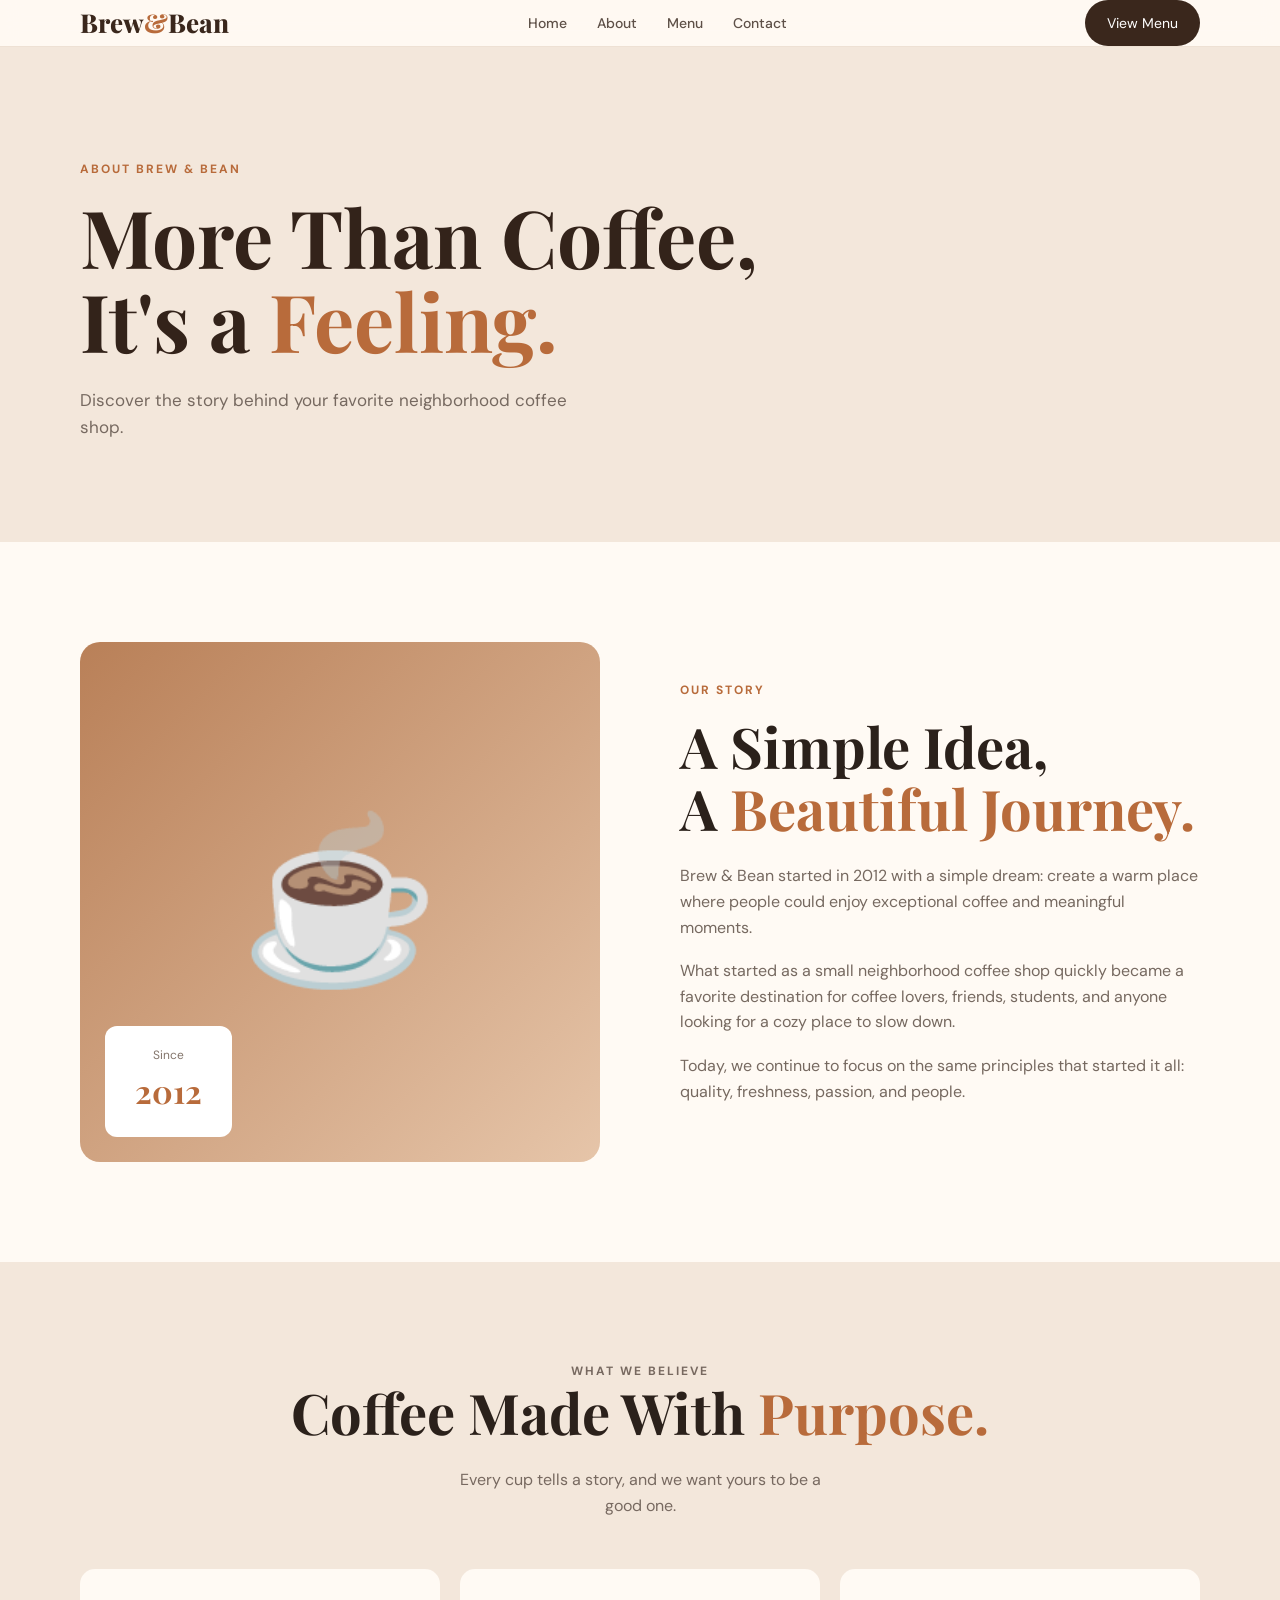
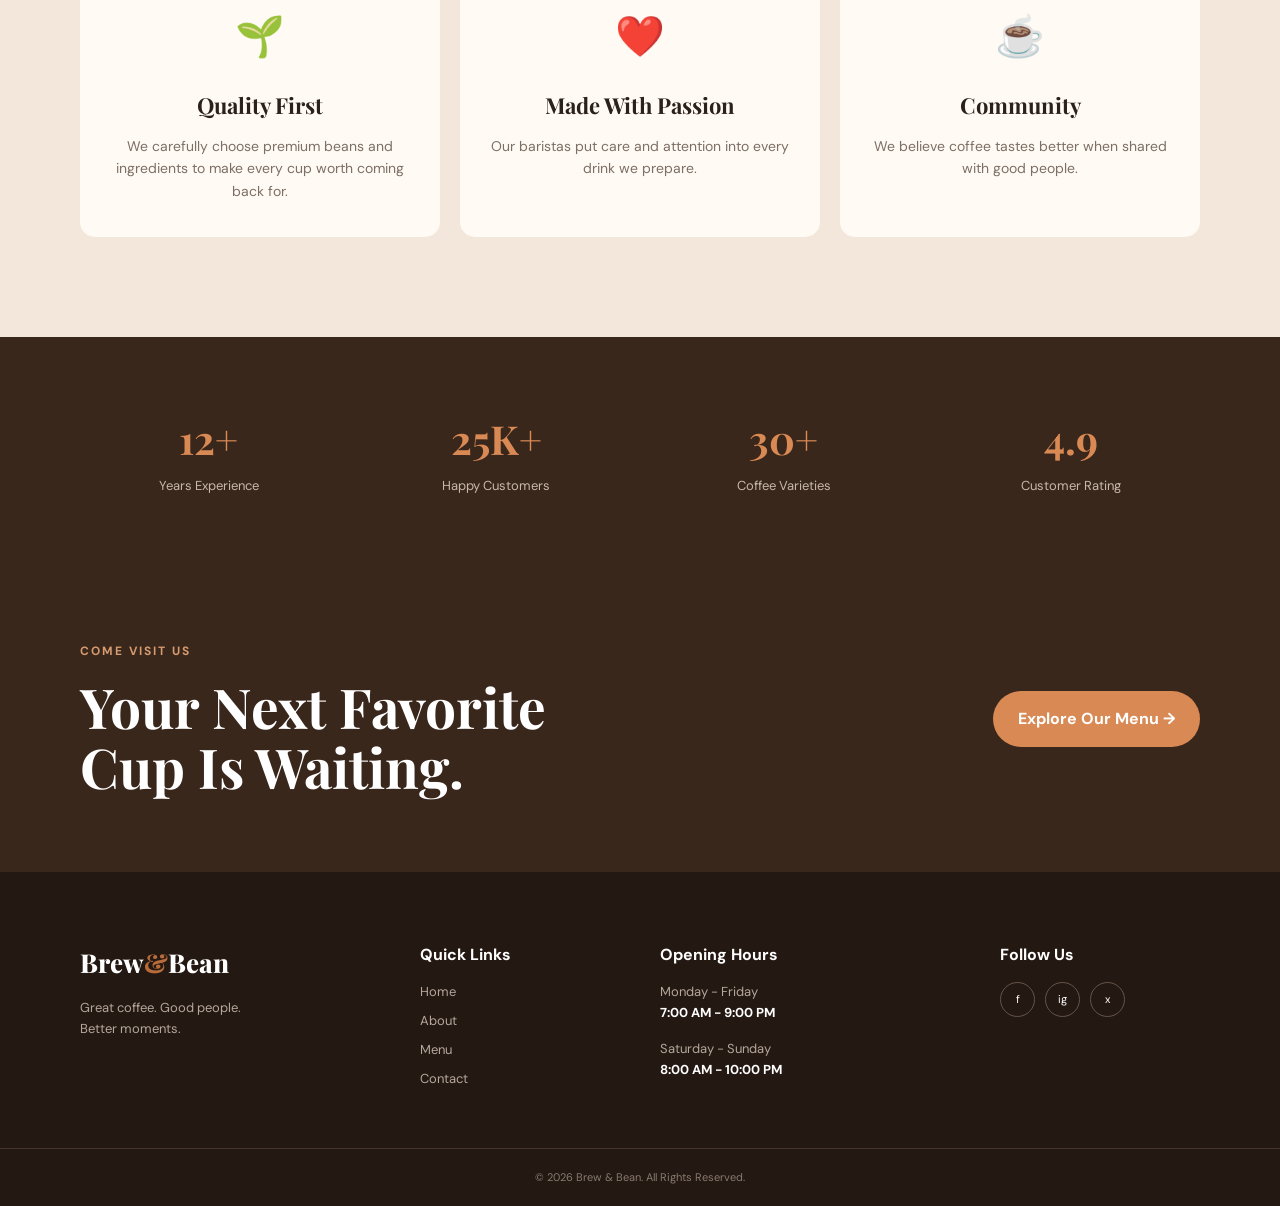
<file: html/about.html>
<!DOCTYPE html>
<html lang="en">

<head>
    <meta charset="UTF-8">
    <meta name="viewport" content="width=device-width, initial-scale=1.0">

    <title>About Us | Brew & Bean</title>

    <link rel="preconnect" href="https://fonts.googleapis.com">
    <link rel="preconnect" href="https://fonts.gstatic.com" crossorigin>

    <link
        href="https://fonts.googleapis.com/css2?family=DM+Sans:wght@400;500;600;700&family=Playfair+Display:wght@600;700;800&display=swap"
        rel="stylesheet"
    >

    <link rel="stylesheet" href="../css/style.css">
</head>

<body>

    <!-- Navbar -->

    <header class="header">

        <nav class="navbar container">

            <a href="index.html" class="logo">
                Brew<span>&</span>Bean
            </a>

            <ul class="nav-links" id="navLinks">

                <li>
                    <a href="index.html">Home</a>
                </li>

                <li>
                    <a href="about.html">About</a>
                </li>

                <li>
                    <a href="menu.html">Menu</a>
                </li>

                <li>
                    <a href="contact.html">Contact</a>
                </li>

            </ul>

            <a href="menu.html" class="nav-btn">
                View Menu
            </a>

            <button class="menu-toggle" id="menuToggle">
                ☰
            </button>

        </nav>

    </header>


    <main>

        <!-- About Hero -->

        <section class="about-page-hero">

            <div class="container">

                <p class="section-label">
                    ABOUT BREW & BEAN
                </p>

                <h1>
                    More Than Coffee,<br>
                    It's a <span>Feeling.</span>
                </h1>

                <p>
                    Discover the story behind your favorite
                    neighborhood coffee shop.
                </p>

            </div>

        </section>


        <!-- Our Story -->

        <section class="about-story section">

            <div class="container about-story-grid">

                <div class="about-story-image">

                    <div class="story-placeholder">
                        ☕
                    </div>

                    <div class="story-year">
                        <span>Since</span>
                        <strong>2012</strong>
                    </div>

                </div>


                <div class="about-story-content">

                    <p class="section-label">
                        OUR STORY
                    </p>

                    <h2>
                        A Simple Idea,<br>
                        A <span>Beautiful Journey.</span>
                    </h2>

                    <p>
                        Brew & Bean started in 2012 with a simple
                        dream: create a warm place where people
                        could enjoy exceptional coffee and meaningful
                        moments.
                    </p>

                    <p>
                        What started as a small neighborhood coffee
                        shop quickly became a favorite destination
                        for coffee lovers, friends, students, and
                        anyone looking for a cozy place to slow down.
                    </p>

                    <p>
                        Today, we continue to focus on the same
                        principles that started it all: quality,
                        freshness, passion, and people.
                    </p>

                </div>

            </div>

        </section>


        <!-- Mission -->

        <section class="mission section">

            <div class="container">

                <div class="section-heading center">

                    <p class="section-label">
                        WHAT WE BELIEVE
                    </p>

                    <h2>
                        Coffee Made With <span>Purpose.</span>
                    </h2>

                    <p>
                        Every cup tells a story, and we want yours
                        to be a good one.
                    </p>

                </div>


                <div class="mission-grid">

                    <div class="mission-card">

                        <div class="mission-icon">
                            🌱
                        </div>

                        <h3>
                            Quality First
                        </h3>

                        <p>
                            We carefully choose premium beans and
                            ingredients to make every cup worth
                            coming back for.
                        </p>

                    </div>


                    <div class="mission-card">

                        <div class="mission-icon">
                            ❤️
                        </div>

                        <h3>
                            Made With Passion
                        </h3>

                        <p>
                            Our baristas put care and attention
                            into every drink we prepare.
                        </p>

                    </div>


                    <div class="mission-card">

                        <div class="mission-icon">
                            ☕
                        </div>

                        <h3>
                            Community
                        </h3>

                        <p>
                            We believe coffee tastes better when
                            shared with good people.
                        </p>

                    </div>

                </div>

            </div>

        </section>


        <!-- Numbers -->

        <section class="about-numbers">

            <div class="container numbers-grid">

                <div>
                    <strong>12+</strong>
                    <span>Years Experience</span>
                </div>

                <div>
                    <strong>25K+</strong>
                    <span>Happy Customers</span>
                </div>

                <div>
                    <strong>30+</strong>
                    <span>Coffee Varieties</span>
                </div>

                <div>
                    <strong>4.9</strong>
                    <span>Customer Rating</span>
                </div>

            </div>

        </section>


        <!-- CTA -->

        <section class="cta">

            <div class="container cta-content">

                <div>

                    <p class="section-label">
                        COME VISIT US
                    </p>

                    <h2>
                        Your Next Favorite<br>
                        Cup Is Waiting.
                    </h2>

                </div>

                <a href="menu.html" class="cta-btn">
                    Explore Our Menu →
                </a>

            </div>

        </section>

    </main>


    <!-- Footer -->

    <footer class="footer">

        <div class="container footer-grid">

            <div>

                <a href="index.html" class="logo">
                    Brew<span>&</span>Bean
                </a>

                <p>
                    Great coffee. Good people.<br>
                    Better moments.
                </p>

            </div>


            <div>

                <h4>
                    Quick Links
                </h4>

                <a href="index.html">
                    Home
                </a>

                <a href="about.html">
                    About
                </a>

                <a href="menu.html">
                    Menu
                </a>

                <a href="contact.html">
                    Contact
                </a>

            </div>


            <div>

                <h4>
                    Opening Hours
                </h4>

                <p>
                    Monday - Friday
                </p>

                <strong>
                    7:00 AM - 9:00 PM
                </strong>

                <p>
                    Saturday - Sunday
                </p>

                <strong>
                    8:00 AM - 10:00 PM
                </strong>

            </div>


            <div>

                <h4>
                    Follow Us
                </h4>

                <div class="socials">

                    <a href="#">
                        f
                    </a>

                    <a href="#">
                        ig
                    </a>

                    <a href="#">
                        x
                    </a>

                </div>

            </div>

        </div>


        <div class="footer-bottom">

            <p>
                © 2026 Brew & Bean. All Rights Reserved.
            </p>

        </div>

    </footer>


    <script src="../js/script.js"></script>

</body>

</html>
</file>
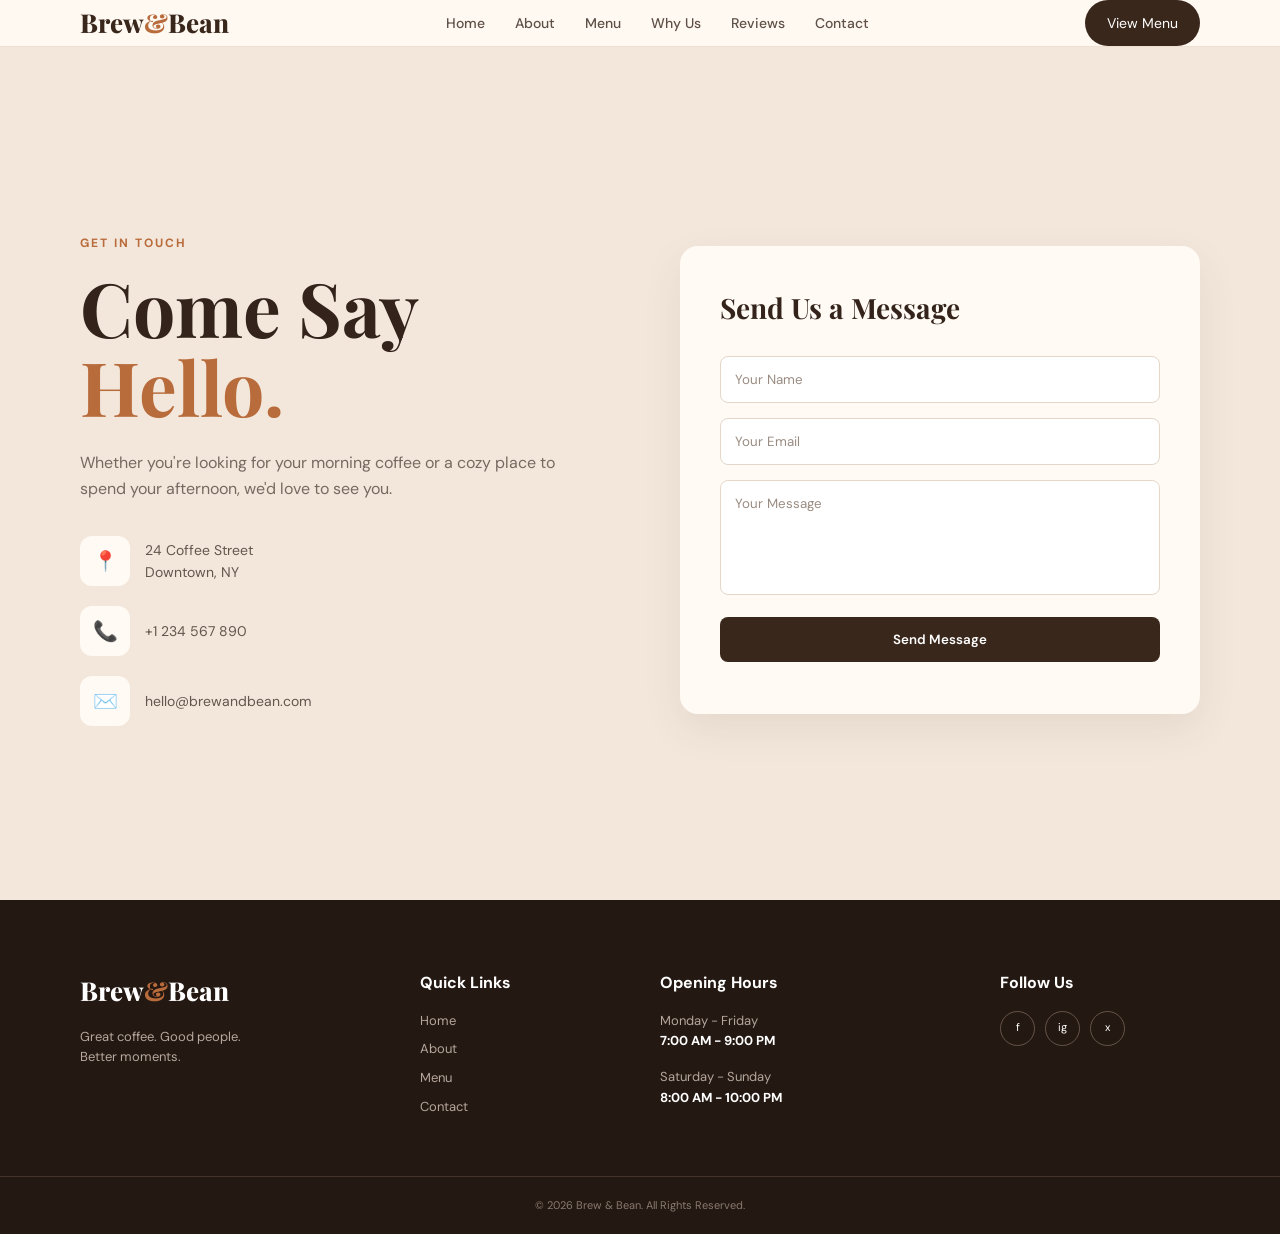
<file: html/contact.html>
<!DOCTYPE html>
<html lang="en">

<head>
    <meta charset="UTF-8">
    <meta name="viewport" content="width=device-width, initial-scale=1.0">

    <title>Contact | Brew & Bean</title>

    <!-- Google Fonts -->
    <link rel="preconnect" href="https://fonts.googleapis.com">
    <link rel="preconnect" href="https://fonts.gstatic.com" crossorigin>

    <link
        href="https://fonts.googleapis.com/css2?family=DM+Sans:wght@400;500;600;700&family=Playfair+Display:wght@600;700;800&display=swap"
        rel="stylesheet"
    >

    <!-- Main CSS -->
    <link rel="stylesheet" href="../css/style.css">

    <!-- Contact CSS -->
    <link rel="stylesheet" href="../css/contact.css">

</head>

<body>

    <!-- =========================
         Navbar
    ========================== -->

    <header class="header">

        <nav class="navbar container">

            <a href="index.html" class="logo">
                Brew<span>&</span>Bean
            </a>

            <ul class="nav-links" id="navLinks">

                <li>
                    <a href="index.html">
                        Home
                    </a>
                </li>

                <li>
                    <a href="about.html">
                        About
                    </a>
                </li>

                <li>
                    <a href="menu.html">
                        Menu
                    </a>
                </li>

                <li>
                    <a href="index.html#why-us">
                        Why Us
                    </a>
                </li>

                <li>
                    <a href="index.html#reviews">
                        Reviews
                    </a>
                </li>

                <li>
                    <a href="contact.html">
                        Contact
                    </a>
                </li>

            </ul>

            <a href="menu.html" class="nav-btn">
                View Menu
            </a>

            <button class="menu-toggle" id="menuToggle">
                ☰
            </button>

        </nav>

    </header>


    <!-- =========================
         Contact
    ========================== -->

    <main>

        <section class="contact-page">

            <div class="container contact-grid">

                <!-- Contact Information -->

                <div class="contact-content">

                    <p class="section-label">
                        GET IN TOUCH
                    </p>

                    <h1>
                        Come Say
                        <span>Hello.</span>
                    </h1>

                    <p class="contact-description">
                        Whether you're looking for your morning coffee
                        or a cozy place to spend your afternoon,
                        we'd love to see you.
                    </p>


                    <div class="contact-info">

                        <!-- Address -->

                        <div class="contact-item">

                            <span>📍</span>

                            <p>
                                24 Coffee Street
                                <br>
                                Downtown, NY
                            </p>

                        </div>


                        <!-- Phone -->

                        <div class="contact-item">

                            <span>📞</span>

                            <p>
                                +1 234 567 890
                            </p>

                        </div>


                        <!-- Email -->

                        <div class="contact-item">

                            <span>✉️</span>

                            <p>
                                hello@brewandbean.com
                            </p>

                        </div>

                    </div>

                </div>


                <!-- Contact Form -->

                <form class="contact-form" id="contactForm">

                    <h3>
                        Send Us a Message
                    </h3>

                    <input
                        type="text"
                        id="name"
                        placeholder="Your Name"
                        required
                    >

                    <input
                        type="email"
                        id="email"
                        placeholder="Your Email"
                        required
                    >

                    <textarea
                        id="message"
                        rows="5"
                        placeholder="Your Message"
                        required
                    ></textarea>

                    <button type="submit">
                        Send Message
                    </button>

                    <p id="formMessage"></p>

                </form>

            </div>

        </section>

    </main>


    <!-- =========================
         Footer
    ========================== -->

    <footer class="footer">

        <div class="container footer-grid">

            <div>

                <a href="index.html" class="logo">
                    Brew<span>&</span>Bean
                </a>

                <p>
                    Great coffee. Good people.
                    <br>
                    Better moments.
                </p>

            </div>


            <div>

                <h4>
                    Quick Links
                </h4>

                <a href="index.html">
                    Home
                </a>

                <a href="about.html">
                    About
                </a>

                <a href="menu.html">
                    Menu
                </a>

                <a href="contact.html">
                    Contact
                </a>

            </div>


            <div>

                <h4>
                    Opening Hours
                </h4>

                <p>
                    Monday - Friday
                </p>

                <strong>
                    7:00 AM - 9:00 PM
                </strong>

                <p>
                    Saturday - Sunday
                </p>

                <strong>
                    8:00 AM - 10:00 PM
                </strong>

            </div>


            <div>

                <h4>
                    Follow Us
                </h4>

                <div class="socials">

                    <a href="#">
                        f
                    </a>

                    <a href="#">
                        ig
                    </a>

                    <a href="#">
                        x
                    </a>

                </div>

            </div>

        </div>


        <div class="footer-bottom">

            <p>
                © 2026 Brew & Bean. All Rights Reserved.
            </p>

        </div>

    </footer>


    <script src="../js/script.js"></script>

</body>

</html>
</file>
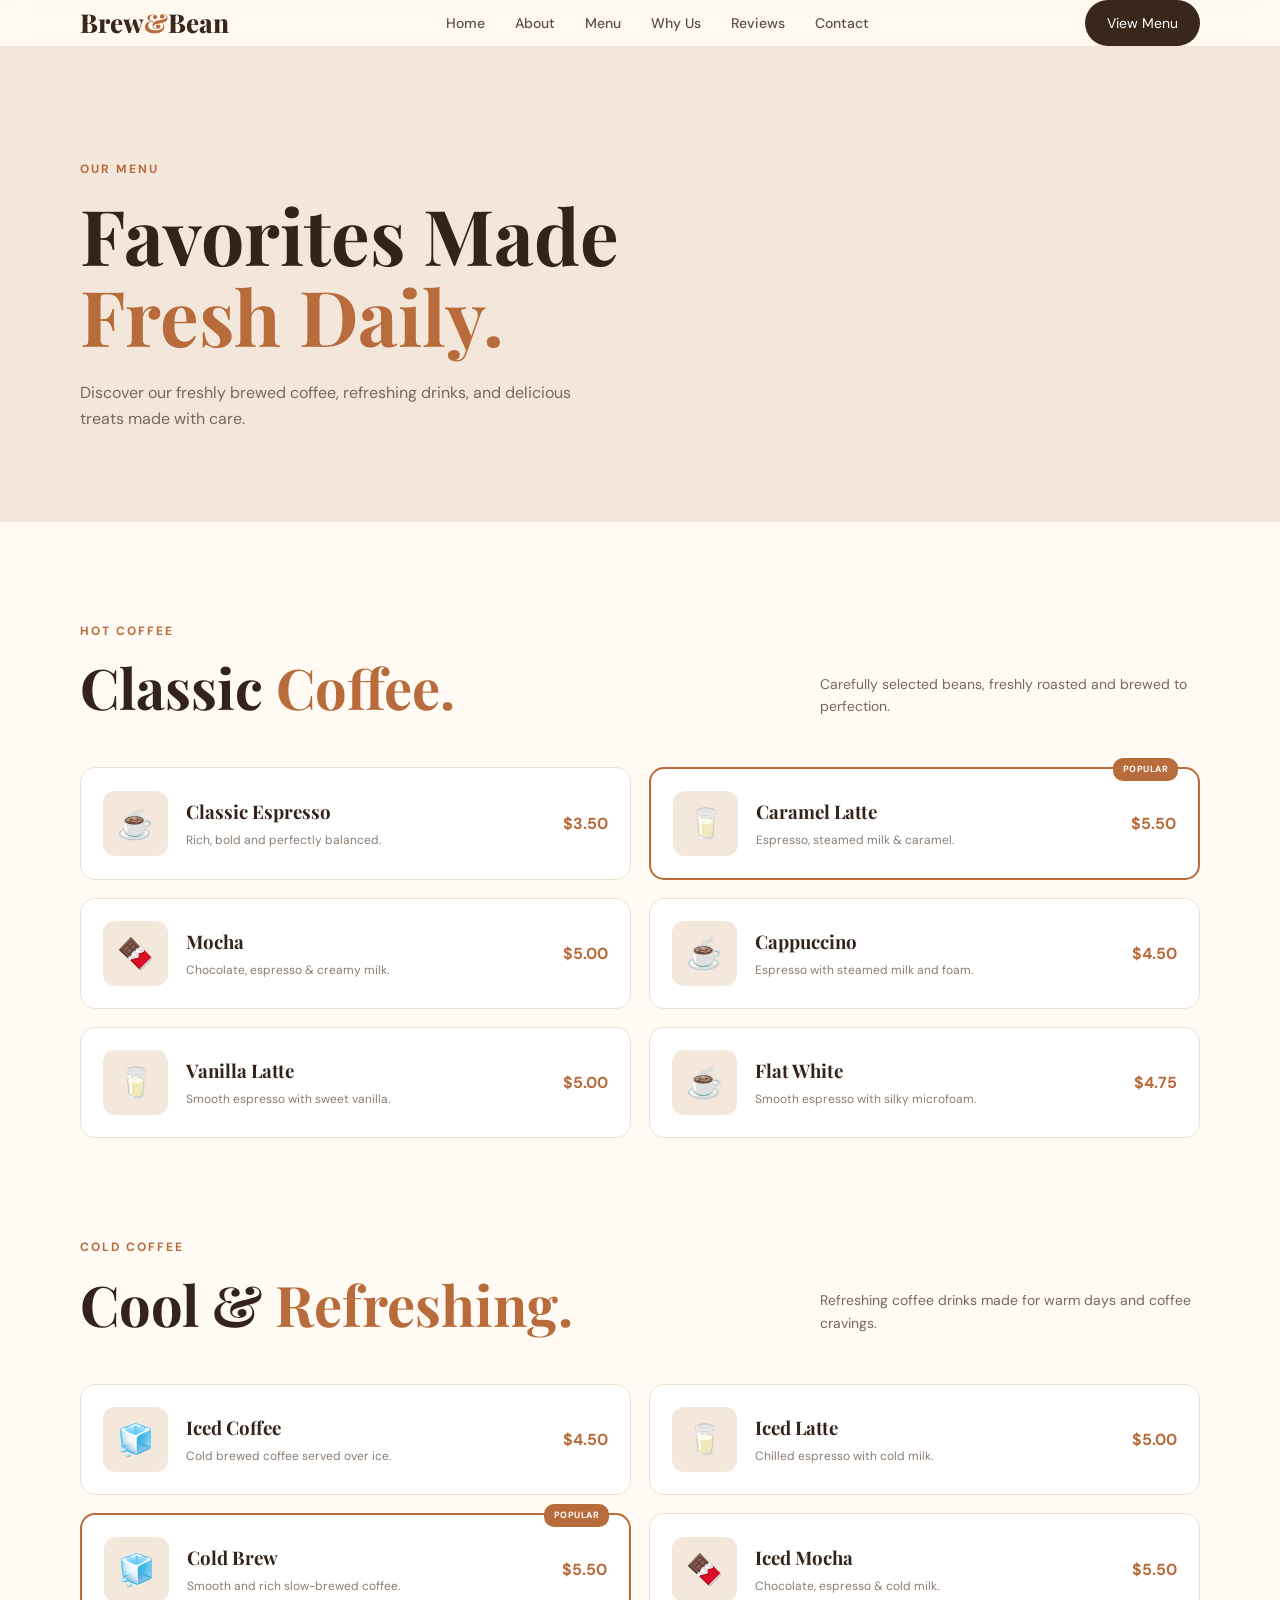
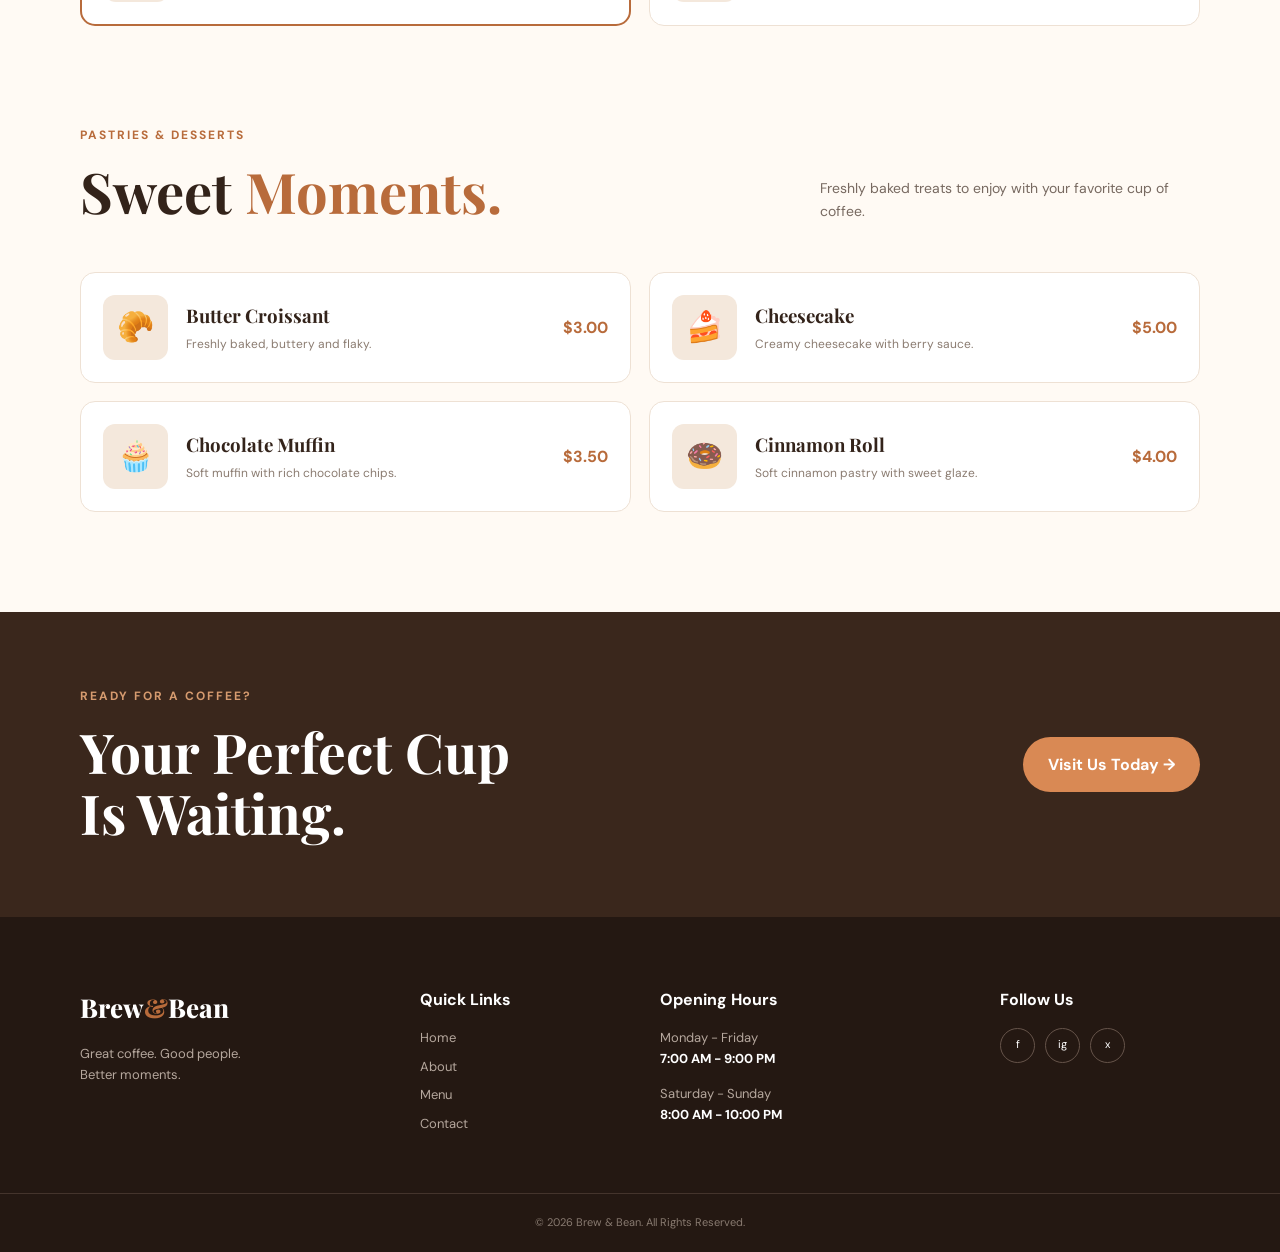
<file: html/menu.html>
<!DOCTYPE html>
<html lang="en">

<head>
    <meta charset="UTF-8">
    <meta name="viewport" content="width=device-width, initial-scale=1.0">

    <title>Menu | Brew & Bean</title>

    <!-- Google Fonts -->
    <link rel="preconnect" href="https://fonts.googleapis.com">
    <link rel="preconnect" href="https://fonts.gstatic.com" crossorigin>

    <link
        href="https://fonts.googleapis.com/css2?family=DM+Sans:wght@400;500;600;700&family=Playfair+Display:wght@600;700;800&display=swap"
        rel="stylesheet"
    >

    <!-- Main CSS -->
    <link rel="stylesheet" href="../css/style.css">

    <!-- Menu CSS -->
    <link rel="stylesheet" href="../css/menu.css">
</head>

<body>

    <!-- =========================
         Navbar
    ========================== -->

    <header class="header">

        <nav class="navbar container">

            <a href="index.html" class="logo">
                Brew<span>&</span>Bean
            </a>

            <ul class="nav-links" id="navLinks">

                <li>
                    <a href="index.html">Home</a>
                </li>

                <li>
                    <a href="index.html#about">About</a>
                </li>

                <li>
                    <a href="index.html#menu">Menu</a>
                </li>

                <li>
                    <a href="index.html#why-us">Why Us</a>
                </li>

                <li>
                    <a href="index.html#reviews">Reviews</a>
                </li>

                <li>
                    <a href="index.html#contact">Contact</a>
                </li>

            </ul>

            <a href="menu.html" class="nav-btn">
                View Menu
            </a>

            <button class="menu-toggle" id="menuToggle">
                ☰
            </button>

        </nav>

    </header>


    <main>

        <!-- =========================
             Menu Hero
        ========================== -->

        <section class="menu-page-hero">

            <div class="container">

                <p class="section-label">
                    OUR MENU
                </p>

                <h1>
                    Favorites Made
                    <br>
                    <span>Fresh Daily.</span>
                </h1>

                <p class="menu-hero-description">
                    Discover our freshly brewed coffee, refreshing
                    drinks, and delicious treats made with care.
                </p>

            </div>

        </section>


        <!-- =========================
             Hot Coffee
        ========================== -->

        <section class="menu-section section">

            <div class="container">

                <div class="menu-heading">

                    <div>

                        <p class="section-label">
                            HOT COFFEE
                        </p>

                        <h2>
                            Classic
                            <span>Coffee.</span>
                        </h2>

                    </div>

                    <p>
                        Carefully selected beans, freshly roasted
                        and brewed to perfection.
                    </p>

                </div>


                <div class="menu-grid">

                    <!-- Espresso -->

                    <div class="menu-card">

                        <div class="menu-icon">
                            ☕
                        </div>

                        <div class="menu-info">

                            <h3>
                                Classic Espresso
                            </h3>

                            <p>
                                Rich, bold and perfectly balanced.
                            </p>

                        </div>

                        <strong class="price">
                            $3.50
                        </strong>

                    </div>


                    <!-- Caramel Latte -->

                    <div class="menu-card featured">

                        <div class="popular">
                            POPULAR
                        </div>

                        <div class="menu-icon">
                            🥛
                        </div>

                        <div class="menu-info">

                            <h3>
                                Caramel Latte
                            </h3>

                            <p>
                                Espresso, steamed milk & caramel.
                            </p>

                        </div>

                        <strong class="price">
                            $5.50
                        </strong>

                    </div>


                    <!-- Mocha -->

                    <div class="menu-card">

                        <div class="menu-icon">
                            🍫
                        </div>

                        <div class="menu-info">

                            <h3>
                                Mocha
                            </h3>

                            <p>
                                Chocolate, espresso & creamy milk.
                            </p>

                        </div>

                        <strong class="price">
                            $5.00
                        </strong>

                    </div>


                    <!-- Cappuccino -->

                    <div class="menu-card">

                        <div class="menu-icon">
                            ☕
                        </div>

                        <div class="menu-info">

                            <h3>
                                Cappuccino
                            </h3>

                            <p>
                                Espresso with steamed milk and foam.
                            </p>

                        </div>

                        <strong class="price">
                            $4.50
                        </strong>

                    </div>


                    <!-- Vanilla Latte -->

                    <div class="menu-card">

                        <div class="menu-icon">
                            🥛
                        </div>

                        <div class="menu-info">

                            <h3>
                                Vanilla Latte
                            </h3>

                            <p>
                                Smooth espresso with sweet vanilla.
                            </p>

                        </div>

                        <strong class="price">
                            $5.00
                        </strong>

                    </div>


                    <!-- Flat White -->

                    <div class="menu-card">

                        <div class="menu-icon">
                            ☕
                        </div>

                        <div class="menu-info">

                            <h3>
                                Flat White
                            </h3>

                            <p>
                                Smooth espresso with silky microfoam.
                            </p>

                        </div>

                        <strong class="price">
                            $4.75
                        </strong>

                    </div>

                </div>


                <!-- =========================
                     Cold Coffee
                ========================== -->

                <div class="menu-heading menu-heading-space">

                    <div>

                        <p class="section-label">
                            COLD COFFEE
                        </p>

                        <h2>
                            Cool &
                            <span>Refreshing.</span>
                        </h2>

                    </div>

                    <p>
                        Refreshing coffee drinks made for warm days
                        and coffee cravings.
                    </p>

                </div>


                <div class="menu-grid">

                    <!-- Iced Coffee -->

                    <div class="menu-card">

                        <div class="menu-icon">
                            🧊
                        </div>

                        <div class="menu-info">

                            <h3>
                                Iced Coffee
                            </h3>

                            <p>
                                Cold brewed coffee served over ice.
                            </p>

                        </div>

                        <strong class="price">
                            $4.50
                        </strong>

                    </div>


                    <!-- Iced Latte -->

                    <div class="menu-card">

                        <div class="menu-icon">
                            🥛
                        </div>

                        <div class="menu-info">

                            <h3>
                                Iced Latte
                            </h3>

                            <p>
                                Chilled espresso with cold milk.
                            </p>

                        </div>

                        <strong class="price">
                            $5.00
                        </strong>

                    </div>


                    <!-- Cold Brew -->

                    <div class="menu-card featured">

                        <div class="popular">
                            POPULAR
                        </div>

                        <div class="menu-icon">
                            🧊
                        </div>

                        <div class="menu-info">

                            <h3>
                                Cold Brew
                            </h3>

                            <p>
                                Smooth and rich slow-brewed coffee.
                            </p>

                        </div>

                        <strong class="price">
                            $5.50
                        </strong>

                    </div>


                    <!-- Iced Mocha -->

                    <div class="menu-card">

                        <div class="menu-icon">
                            🍫
                        </div>

                        <div class="menu-info">

                            <h3>
                                Iced Mocha
                            </h3>

                            <p>
                                Chocolate, espresso & cold milk.
                            </p>

                        </div>

                        <strong class="price">
                            $5.50
                        </strong>

                    </div>

                </div>


                <!-- =========================
                     Pastries
                ========================== -->

                <div class="menu-heading menu-heading-space">

                    <div>

                        <p class="section-label">
                            PASTRIES & DESSERTS
                        </p>

                        <h2>
                            Sweet
                            <span>Moments.</span>
                        </h2>

                    </div>

                    <p>
                        Freshly baked treats to enjoy with your
                        favorite cup of coffee.
                    </p>

                </div>


                <div class="menu-grid">

                    <!-- Croissant -->

                    <div class="menu-card">

                        <div class="menu-icon">
                            🥐
                        </div>

                        <div class="menu-info">

                            <h3>
                                Butter Croissant
                            </h3>

                            <p>
                                Freshly baked, buttery and flaky.
                            </p>

                        </div>

                        <strong class="price">
                            $3.00
                        </strong>

                    </div>


                    <!-- Cheesecake -->

                    <div class="menu-card">

                        <div class="menu-icon">
                            🍰
                        </div>

                        <div class="menu-info">

                            <h3>
                                Cheesecake
                            </h3>

                            <p>
                                Creamy cheesecake with berry sauce.
                            </p>

                        </div>

                        <strong class="price">
                            $5.00
                        </strong>

                    </div>


                    <!-- Chocolate Muffin -->

                    <div class="menu-card">

                        <div class="menu-icon">
                            🧁
                        </div>

                        <div class="menu-info">

                            <h3>
                                Chocolate Muffin
                            </h3>

                            <p>
                                Soft muffin with rich chocolate chips.
                            </p>

                        </div>

                        <strong class="price">
                            $3.50
                        </strong>

                    </div>


                    <!-- Cinnamon Roll -->

                    <div class="menu-card">

                        <div class="menu-icon">
                            🍩
                        </div>

                        <div class="menu-info">

                            <h3>
                                Cinnamon Roll
                            </h3>

                            <p>
                                Soft cinnamon pastry with sweet glaze.
                            </p>

                        </div>

                        <strong class="price">
                            $4.00
                        </strong>

                    </div>

                </div>

            </div>

        </section>


        <!-- =========================
             CTA
        ========================== -->

        <section class="cta">

            <div class="container cta-content">

                <div>

                    <p class="section-label">
                        READY FOR A COFFEE?
                    </p>

                    <h2>
                        Your Perfect Cup
                        <br>
                        Is Waiting.
                    </h2>

                </div>

                <a href="index.html#contact" class="cta-btn">
                    Visit Us Today →
                </a>

            </div>

        </section>

    </main>


    <!-- =========================
         Footer
    ========================== -->

    <footer class="footer">

        <div class="container footer-grid">

            <!-- Brand -->

            <div>

                <a href="index.html" class="logo">
                    Brew<span>&</span>Bean
                </a>

                <p>
                    Great coffee. Good people.
                    <br>
                    Better moments.
                </p>

            </div>


            <!-- Links -->

            <div>

                <h4>
                    Quick Links
                </h4>

                <a href="index.html">
                    Home
                </a>

                <a href="index.html#about">
                    About
                </a>

                <a href="menu.html">
                    Menu
                </a>

                <a href="index.html#contact">
                    Contact
                </a>

            </div>


            <!-- Opening Hours -->

            <div>

                <h4>
                    Opening Hours
                </h4>

                <p>
                    Monday - Friday
                </p>

                <strong>
                    7:00 AM - 9:00 PM
                </strong>

                <p>
                    Saturday - Sunday
                </p>

                <strong>
                    8:00 AM - 10:00 PM
                </strong>

            </div>


            <!-- Social -->

            <div>

                <h4>
                    Follow Us
                </h4>

                <div class="socials">

                    <a href="#">
                        f
                    </a>

                    <a href="#">
                        ig
                    </a>

                    <a href="#">
                        x
                    </a>

                </div>

            </div>

        </div>


        <div class="footer-bottom">

            <p>
                © 2026 Brew & Bean. All Rights Reserved.
            </p>

        </div>

    </footer>


    <!-- JavaScript -->

    <script src="../js/script.js"></script>

</body>

</html>
</file>
<file: css/style.css>
/* =========================
   General
========================= */

* {
    margin: 0;
    padding: 0;
    box-sizing: border-box;
}

html {
    scroll-behavior: smooth;
}

body {
    font-family: "DM Sans", sans-serif;
    background: #fffaf4;
    color: #2b211b;
    line-height: 1.6;
}

a {
    text-decoration: none;
    color: inherit;
}

button,
input,
textarea {
    font-family: inherit;
}

.container {
    width: min(1120px, 90%);
    margin: auto;
}

.section {
    padding: 100px 0;
}


/* =========================
   Header
========================= */

.header {
    position: fixed;
    top: 0;
    width: 100%;
    z-index: 1000;
    background: rgba(255, 250, 244, 0.95);
    backdrop-filter: blur(10px);
    border-bottom: 1px solid #eee1d4;
}

.navbar {
    height: 80 px;
   font-size: 25 px;
    display: flex;
    align-items: center;
    justify-content: space-between;
}

.logo {
    font-family: "Playfair Display", serif;
    font-size: 26px;
    font-weight: 800;
    color: #3a271c;
}

.logo span {
    color: #b86b3b;
}

.nav-links {
    display: flex;
    gap: 30px;
    list-style: none;
}

.nav-links a {
    font-size: 14px;
    font-weight: 500;
    color: #5e5047;
    transition: 0.3s;
}

.nav-links a:hover {
    color: #b86b3b;
}

.nav-btn {
    background: #3a271c;
    color: white;
    padding: 12px 22px;
    border-radius: 30px;
    font-size: 14px;
    transition: 0.3s;
}

.nav-btn:hover {
    background: #b86b3b;
}

.menu-toggle {
    display: none;
    border: none;
    background: transparent;
    font-size: 26px;
    cursor: pointer;
}


/* =========================
   Hero
========================= */

.hero {
    min-height: 100vh;
    display: flex;
    align-items: center;
    padding-top: 80px;
    overflow: hidden;
}

.hero-content {
    display: grid;
    grid-template-columns: 1fr 1fr;
    align-items: center;
    gap: 60px;
}

.subtitle,
.section-label {
    color: #b86b3b;
    font-size: 12px;
    font-weight: 700;
    letter-spacing: 2px;
    margin-bottom: 15px;
}

.hero h1 {
    font-family: "Playfair Display", serif;
    font-size: clamp(50px, 6vw, 82px);
    line-height: 1.05;
    color: #33231a;
    margin-bottom: 25px;
}

.hero h1 span,
.section-heading span,
.about-content span,
.contact h2 span {
    color: #b86b3b;
}

.hero-description {
    max-width: 500px;
    color: #75685f;
    font-size: 16px;
    margin-bottom: 30px;
}

.hero-buttons {
    display: flex;
    gap: 15px;
    align-items: center;
}

.primary-btn {
    background: #3a271c;
    color: white;
    padding: 14px 25px;
    border-radius: 30px;
    font-weight: 600;
    transition: 0.3s;
}

.primary-btn:hover {
    background: #b86b3b;
    transform: translateY(-2px);
}

.secondary-btn {
    color: #4c3b31;
    font-weight: 600;
}

.hero-stats {
    display: flex;
    gap: 35px;
    margin-top: 55px;
}

.stat {
    display: flex;
    flex-direction: column;
}

.stat strong {
    font-family: "Playfair Display", serif;
    font-size: 24px;
}

.stat span {
    font-size: 12px;
    color: #887a70;
}


/* =========================
   Hero Coffee
========================= */

.hero-image {
    min-height: 550px;
    position: relative;
    display: flex;
    align-items: center;
    justify-content: center;
}

.coffee-circle {
    width: 450px;
    height: 450px;
    border-radius: 50%;
    background: #ead4bf;
    position: absolute;
}

.coffee-cup {
    position: relative;
    z-index: 2;
    margin-top: 40px;
}

.cup-top {
    width: 270px;
    height: 55px;
    border-radius: 50%;
    background: #4a2e1e;
    position: relative;
    z-index: 2;
}

.cup-body {
    width: 240px;
    height: 230px;
    background: #fff;
    margin: -10px auto 0;
    border-radius: 10px 10px 80px 80px;
    box-shadow: 0 20px 40px rgba(58, 39, 28, 0.2);
    position: relative;
}

.coffee-liquid {
    width: 230px;
    height: 40px;
    background: #5d3924;
    border-radius: 50%;
    position: absolute;
    top: -18px;
    left: 5px;
}

.cup-handle {
    width: 75px;
    height: 95px;
    border: 20px solid white;
    border-left: none;
    border-radius: 0 60px 60px 0;
    position: absolute;
    right: -55px;
    top: 60px;
}

.coffee-card {
    position: absolute;
    z-index: 3;
    top: 100px;
    right: 0;
    background: white;
    padding: 14px 18px;
    border-radius: 14px;
    box-shadow: 0 10px 30px rgba(60, 40, 25, 0.15);
    display: flex;
    align-items: center;
    gap: 12px;
}

.coffee-card span {
    font-size: 28px;
}

.coffee-card strong,
.coffee-card small {
    display: block;
}

.coffee-card strong {
    font-size: 13px;
}

.coffee-card small {
    font-size: 11px;
    color: #8a7c72;
}


/* =========================
   About
========================= */

.about {
    background: #f3e7db;
}

.about-grid {
    display: grid;
    grid-template-columns: 1fr 1fr;
    align-items: center;
    gap: 80px;
}

.about-image {
    height: 500px;
    position: relative;
    background: #d5b397;
    border-radius: 20px;
    overflow: hidden;
}

.about-placeholder {
    height: 100%;
    display: flex;
    justify-content: center;
    align-items: center;
    font-size: 150px;
    background: linear-gradient(
        135deg,
        #b98058,
        #e6c5a9
    );
}

.about-card {
    position: absolute;
    z-index: 2;
    left: 25px;
    bottom: 25px;
    background: white;
    padding: 20px 25px;
    border-radius: 12px;
    text-align: center;
}

.about-card span,
.about-card strong {
    display: block;
}

.about-card span {
    font-size: 12px;
    color: #83756b;
}

.about-card strong {
    font-family: "Playfair Display", serif;
    font-size: 30px;
    color: #b86b3b;
}

.about-content h2,
.section-heading h2,
.contact h2 {
    font-family: "Playfair Display", serif;
    font-size: clamp(38px, 5vw, 56px);
    line-height: 1.1;
    margin-bottom: 25px;
}

.about-content p {
    color: #766960;
    margin-bottom: 18px;
}

.text-link {
    display: inline-block;
    margin-top: 15px;
    color: #b86b3b;
    font-weight: 700;
}


/* =========================
   Menu
========================= */

.menu-section {
    background: #fffaf4;
}

.section-heading {
    display: flex;
    justify-content: space-between;
    align-items: end;
    margin-bottom: 50px;
    gap: 30px;
}

.section-heading > p {
    max-width: 380px;
    color: #776960;
}

.menu-grid {
    display: grid;
    grid-template-columns: repeat(2, 1fr);
    gap: 18px;
}

.menu-card {
    background: white;
    border: 1px solid #eee1d4;
    border-radius: 15px;
    padding: 22px;
    display: flex;
    align-items: center;
    gap: 18px;
    position: relative;
    transition: 0.3s;
}

.menu-card:hover {
    transform: translateY(-5px);
    box-shadow: 0 15px 35px rgba(75, 45, 25, 0.08);
}

.menu-card.featured {
    border: 2px solid #b86b3b;
}

.popular {
    position: absolute;
    top: -11px;
    right: 20px;
    background: #b86b3b;
    color: white;
    padding: 4px 10px;
    font-size: 9px;
    border-radius: 10px;
    font-weight: 700;
}

.menu-icon {
    width: 65px;
    height: 65px;
    flex-shrink: 0;
    border-radius: 12px;
    background: #f4e8dc;
    display: flex;
    align-items: center;
    justify-content: center;
    font-size: 30px;
}

.menu-info {
    flex: 1;
}

.menu-info h3 {
    font-family: "Playfair Display", serif;
    margin-bottom: 4px;
}

.menu-info p {
    font-size: 12px;
    color: #8b7c71;
}

.price {
    color: #b86b3b;
}

.menu-button {
    text-align: center;
    margin-top: 40px;
}

.menu-button button {
    border: 1px solid #b86b3b;
    background: transparent;
    color: #b86b3b;
    padding: 13px 25px;
    border-radius: 30px;
    cursor: pointer;
    font-weight: 600;
    transition: 0.3s;
}

.menu-button button:hover {
    background: #b86b3b;
    color: white;
}
.menu-full-btn {
    display: inline-block;
    border: 1px solid #b86b3b;
    background: transparent;
    color: #b86b3b;
    padding: 13px 25px;
    border-radius: 30px;
    cursor: pointer;
    font-weight: 600;
    transition: 0.3s;
}

.menu-full-btn:hover {
    background: #b86b3b;
    color: white;
}

/* =========================
   Why Us
========================= */

.why-us {
    background: #f3e7db;
}

.center {
    text-align: center;
    display: block;
}

.center > p {
    margin: auto;
}

.features-grid {
    display: grid;
    grid-template-columns: repeat(4, 1fr);
    gap: 20px;
}

.feature-card {
    background: #fffaf4;
    padding: 30px 20px;
    text-align: center;
    border-radius: 15px;
    transition: 0.3s;
}

.feature-card:hover {
    transform: translateY(-7px);
}

.feature-icon {
    font-size: 35px;
    margin-bottom: 18px;
}

.feature-card h3 {
    font-family: "Playfair Display", serif;
    margin-bottom: 10px;
}

.feature-card p {
    color: #7c6f65;
    font-size: 13px;
}


/* =========================
   Reviews
========================= */

.reviews {
    background: #fffaf4;
}

.reviews-grid {
    display: grid;
    grid-template-columns: repeat(3, 1fr);
    gap: 20px;
}

.review-card {
    padding: 30px;
    background: white;
    border: 1px solid #eee1d4;
    border-radius: 15px;
}

.stars {
    color: #d89a42;
    margin-bottom: 18px;
}

.review-card > p {
    color: #64574e;
    font-size: 14px;
    margin-bottom: 25px;
}

.customer {
    display: flex;
    align-items: center;
    gap: 12px;
}

.avatar {
    width: 42px;
    height: 42px;
    border-radius: 50%;
    background: #ead4bf;
    display: flex;
    justify-content: center;
    align-items: center;
    font-weight: 700;
    color: #8b5331;
}

.customer strong,
.customer span {
    display: block;
}

.customer strong {
    font-size: 13px;
}

.customer span {
    font-size: 11px;
    color: #8a7c72;
}


/* =========================
   CTA
========================= */

.cta {
    background: #3a271c;
    color: white;
    padding: 75px 0;
}

.cta-content {
    display: flex;
    justify-content: space-between;
    align-items: center;
}

.cta .section-label {
    color: #d69b6f;
}

.cta h2 {
    font-family: "Playfair Display", serif;
    font-size: clamp(38px, 5vw, 55px);
    line-height: 1.1;
}

.cta-btn {
    background: #d98954;
    padding: 15px 25px;
    border-radius: 30px;
    font-weight: 700;
    transition: 0.3s;
}

.cta-btn:hover {
    background: white;
    color: #3a271c;
}


/* =========================
   Contact
========================= */

.contact {
    background: #f3e7db;
}

.contact-grid {
    display: grid;
    grid-template-columns: 1fr 1fr;
    gap: 80px;
}

.contact-description {
    max-width: 500px;
    color: #766960;
    margin-bottom: 30px;
}

.contact-info {
    display: flex;
    flex-direction: column;
    gap: 20px;
}

.contact-info > div {
    display: flex;
    gap: 15px;
    align-items: center;
}

.contact-info span {
    width: 45px;
    height: 45px;
    background: #fffaf4;
    display: flex;
    align-items: center;
    justify-content: center;
    border-radius: 10px;
}

.contact-info p {
    color: #63564d;
    font-size: 14px;
}

.contact-form {
    background: #fffaf4;
    padding: 35px;
    border-radius: 18px;
}

.contact-form h3 {
    font-family: "Playfair Display", serif;
    font-size: 25px;
    margin-bottom: 20px;
}

.contact-form input,
.contact-form textarea {
    width: 100%;
    border: 1px solid #e4d7ca;
    background: white;
    padding: 14px;
    border-radius: 8px;
    outline: none;
    margin-bottom: 15px;
    resize: none;
}

.contact-form input:focus,
.contact-form textarea:focus {
    border-color: #b86b3b;
}

.contact-form button {
    width: 100%;
    border: none;
    background: #3a271c;
    color: white;
    padding: 14px;
    border-radius: 8px;
    cursor: pointer;
    font-weight: 600;
    transition: 0.3s;
}

.contact-form button:hover {
    background: #b86b3b;
}

#formMessage {
    text-align: center;
    margin-top: 12px;
    font-size: 13px;
}


/* =========================
   Footer
========================= */

.footer {
    background: #241812;
    color: #fff;
    padding-top: 70px;
}

.footer .logo {
    color: white;
}

.footer-grid {
    display: grid;
    grid-template-columns: 1.5fr 1fr 1.5fr 1fr;
    gap: 40px;
    padding-bottom: 50px;
}

.footer-grid p {
    color: #b5a79d;
    font-size: 13px;
    margin-top: 15px;
}

.footer h4 {
    margin-bottom: 15px;
}

.footer-grid > div > a:not(.logo) {
    display: block;
    color: #b5a79d;
    font-size: 13px;
    margin-bottom: 8px;
}

.footer-grid > div > a:hover {
    color: white;
}

.footer strong {
    display: block;
    font-size: 13px;
}

.socials {
    display: flex;
    gap: 10px;
}

.socials a {
    width: 35px;
    height: 35px;
    border: 1px solid #66544a;
    border-radius: 50%;
    display: flex;
    align-items: center;
    justify-content: center;
    font-size: 11px;
    transition: 0.3s;
}

.socials a:hover {
    background: #b86b3b;
    border-color: #b86b3b;
}

.footer-bottom {
    border-top: 1px solid #44342c;
    padding: 20px 0;
    text-align: center;
}

.footer-bottom p {
    margin: 0;
    font-size: 11px;
    color: #887a70;
}


/* =========================
   Responsive
========================= */

@media (max-width: 900px) {

    .nav-links,
    .nav-btn {
        display: none;
    }

    .menu-toggle {
        display: block;
    }

    .nav-links.active {
        display: flex;
        position: absolute;
        top: 80px;
        left: 0;
        width: 100%;
        background: #fffaf4;
        flex-direction: column;
        padding: 25px;
        gap: 18px;
        border-bottom: 1px solid #eee1d4;
    }

    .hero-content,
    .about-grid,
    .contact-grid {
        grid-template-columns: 1fr;
    }

    .hero {
        padding-top: 130px;
    }

    .hero-image {
        min-height: 450px;
    }

    .features-grid {
        grid-template-columns: repeat(2, 1fr);
    }

    .footer-grid {
        grid-template-columns: repeat(2, 1fr);
    }

}


@media (max-width: 650px) {

    .section {
        padding: 70px 0;
    }

    .hero h1 {
        font-size: 50px;
    }

    .hero-stats {
        gap: 18px;
    }

    .hero-image {
        min-height: 350px;
    }

    .coffee-circle {
        width: 300px;
        height: 300px;
    }

    .cup-top {
        width: 190px;
        height: 45px;
    }

    .cup-body {
        width: 170px;
        height: 170px;
    }

    .coffee-liquid {
        width: 160px;
    }

    .coffee-card {
        right: 0;
        top: 30px;
    }

    .section-heading {
        display: block;
    }

    .section-heading > p {
        margin-top: 20px;
    }

    .menu-grid,
    .reviews-grid {
        grid-template-columns: 1fr;
    }

    .features-grid {
        grid-template-columns: 1fr;
    }

    .cta-content {
        display: block;
    }

    .cta-btn {
        display: inline-block;
        margin-top: 25px;
    }

    .footer-grid {
        grid-template-columns: 1fr;
    }

}
/* =========================
   About Page
========================= */

.about-page-hero {
    min-height: 55vh;
    padding-top: 160px;
    padding-bottom: 100px;
    background: #f3e7db;
    display: flex;
    align-items: center;
}

.about-page-hero h1 {
    font-family: "Playfair Display", serif;
    font-size: clamp(50px, 7vw, 80px);
    line-height: 1.05;
    color: #33231a;
    margin-bottom: 25px;
}

.about-page-hero h1 span {
    color: #b86b3b;
}

.about-page-hero > div > p:last-child {
    color: #766960;
    max-width: 500px;
    font-size: 17px;
}


/* Story */

.about-story {
    background: #fffaf4;
}

.about-story-grid {
    display: grid;
    grid-template-columns: 1fr 1fr;
    align-items: center;
    gap: 80px;
}

.about-story-image {
    height: 520px;
    background: #d5b397;
    border-radius: 20px;
    position: relative;
    overflow: hidden;
}

.story-placeholder {
    height: 100%;
    display: flex;
    align-items: center;
    justify-content: center;
    font-size: 160px;
    background: linear-gradient(
        135deg,
        #b98058,
        #e6c5a9
    );
}

.story-year {
    position: absolute;
    left: 25px;
    bottom: 25px;
    background: white;
    padding: 20px 30px;
    border-radius: 12px;
    text-align: center;
}

.story-year span,
.story-year strong {
    display: block;
}

.story-year span {
    font-size: 12px;
    color: #83756b;
}

.story-year strong {
    font-family: "Playfair Display", serif;
    font-size: 32px;
    color: #b86b3b;
}

.about-story-content h2 {
    font-family: "Playfair Display", serif;
    font-size: clamp(38px, 5vw, 56px);
    line-height: 1.1;
    margin-bottom: 25px;
}

.about-story-content h2 span {
    color: #b86b3b;
}

.about-story-content p:not(.section-label) {
    color: #766960;
    margin-bottom: 18px;
}


/* Mission */

.mission {
    background: #f3e7db;
}

.mission-grid {
    display: grid;
    grid-template-columns: repeat(3, 1fr);
    gap: 20px;
    margin-top: 50px;
}

.mission-card {
    background: #fffaf4;
    padding: 35px 25px;
    text-align: center;
    border-radius: 15px;
    transition: 0.3s;
}

.mission-card:hover {
    transform: translateY(-7px);
}

.mission-icon {
    font-size: 40px;
    margin-bottom: 20px;
}

.mission-card h3 {
    font-family: "Playfair Display", serif;
    font-size: 22px;
    margin-bottom: 12px;
}

.mission-card p {
    color: #7c6f65;
    font-size: 14px;
}


/* Numbers */

.about-numbers {
    background: #3a271c;
    color: white;
    padding: 70px 0;
}

.numbers-grid {
    display: grid;
    grid-template-columns: repeat(4, 1fr);
    gap: 30px;
    text-align: center;
}

.numbers-grid strong,
.numbers-grid span {
    display: block;
}

.numbers-grid strong {
    font-family: "Playfair Display", serif;
    font-size: 40px;
    color: #d98954;
}

.numbers-grid span {
    color: #c7b8ad;
    font-size: 13px;
    margin-top: 5px;
}


/* About Responsive */

@media (max-width: 900px) {

    .about-story-grid {
        grid-template-columns: 1fr;
    }

    .mission-grid {
        grid-template-columns: 1fr;
    }

    .numbers-grid {
        grid-template-columns: repeat(2, 1fr);
    }

}

@media (max-width: 650px) {

    .about-page-hero {
        min-height: 50vh;
        padding-top: 140px;
    }

    .about-page-hero h1 {
        font-size: 48px;
    }

    .about-story-image {
        height: 400px;
    }

    .story-placeholder {
        font-size: 120px;
    }

    .numbers-grid {
        grid-template-columns: 1fr;
        gap: 35px;
    }

}
</file>
<file: css/contact.css>
/* =========================
   Contact Page
========================= */

.contact-page {
    min-height: 100vh;

    padding-top: 160px;
    padding-bottom: 100px;

    background: #f3e7db;

    display: flex;
    align-items: center;
}


/* =========================
   Contact Grid
========================= */

.contact-grid {
    display: grid;

    grid-template-columns: 1fr 1fr;

    gap: 80px;

    align-items: center;
}


/* =========================
   Contact Content
========================= */

.contact-content h1 {
    font-family: "Playfair Display", serif;

    font-size: clamp(50px, 6vw, 75px);

    line-height: 1.05;

    color: #33231a;

    margin-bottom: 25px;
}

.contact-content h1 span {
    color: #b86b3b;
}


.contact-description {
    max-width: 500px;

    color: #766960;

    font-size: 16px;

    margin-bottom: 35px;
}


/* =========================
   Contact Info
========================= */

.contact-info {
    display: flex;

    flex-direction: column;

    gap: 20px;
}


.contact-item {
    display: flex;

    align-items: center;

    gap: 15px;
}


.contact-item > span {
    width: 50px;

    height: 50px;

    flex-shrink: 0;

    background: #fffaf4;

    display: flex;

    align-items: center;

    justify-content: center;

    border-radius: 12px;

    font-size: 20px;
}


.contact-item p {
    color: #63564d;

    font-size: 14px;

    line-height: 1.6;
}


/* =========================
   Contact Form
========================= */

.contact-form {
    background: #fffaf4;

    padding: 40px;

    border-radius: 18px;

    box-shadow:
        0 15px 40px rgba(60, 40, 25, 0.08);
}


.contact-form h3 {
    font-family: "Playfair Display", serif;

    font-size: 28px;

    color: #33231a;

    margin-bottom: 25px;
}


.contact-form input,
.contact-form textarea {
    width: 100%;

    border: 1px solid #e4d7ca;

    background: white;

    padding: 14px;

    border-radius: 8px;

    outline: none;

    margin-bottom: 15px;

    resize: none;

    color: #33231a;
}


.contact-form input::placeholder,
.contact-form textarea::placeholder {
    color: #9a8c82;
}


.contact-form input:focus,
.contact-form textarea:focus {
    border-color: #b86b3b;
}


.contact-form button {
    width: 100%;

    border: none;

    background: #3a271c;

    color: white;

    padding: 14px;

    border-radius: 8px;

    cursor: pointer;

    font-weight: 600;

    transition: 0.3s;
}


.contact-form button:hover {
    background: #b86b3b;
}


#formMessage {
    text-align: center;

    margin-top: 12px;

    font-size: 13px;

    color: #b86b3b;
}


/* =========================
   Responsive
========================= */

@media (max-width: 900px) {

    .contact-page {
        padding-top: 130px;
    }

    .contact-grid {
        grid-template-columns: 1fr;

        gap: 50px;
    }

}


@media (max-width: 650px) {

    .contact-page {
        padding-top: 120px;

        padding-bottom: 70px;
    }

    .contact-content h1 {
        font-size: 50px;
    }

    .contact-form {
        padding: 25px;
    }

}
</file>
<file: css/menu.css>
/* =========================
   Menu Page Hero
========================= */

.menu-page-hero {
    min-height: 55vh;
    padding-top: 160px;
    padding-bottom: 90px;

    display: flex;
    align-items: center;

    background: #f3e7db;
}

.menu-page-hero h1 {
    font-family: "Playfair Display", serif;

    font-size: clamp(50px, 6vw, 78px);

    line-height: 1.05;

    color: #33231a;

    margin-bottom: 25px;
}

.menu-page-hero h1 span {
    color: #b86b3b;
}

.menu-hero-description {
    max-width: 500px;

    color: #766960;

    font-size: 16px;
}


/* =========================
   Menu Section
========================= */

.menu-section {
    background: #fffaf4;
}


/* =========================
   Menu Heading
========================= */

.menu-heading {
    display: flex;

    justify-content: space-between;

    align-items: end;

    gap: 30px;

    margin-bottom: 50px;
}

.menu-heading h2 {
    font-family: "Playfair Display", serif;

    font-size: clamp(38px, 5vw, 56px);

    line-height: 1.1;

    color: #33231a;
}

.menu-heading h2 span {
    color: #b86b3b;
}

.menu-heading > p {
    max-width: 380px;

    color: #776960;

    font-size: 14px;
}


/* Space Between Categories */

.menu-heading-space {
    margin-top: 100px;
}


/* =========================
   Menu Grid
========================= */

.menu-grid {
    display: grid;

    grid-template-columns: repeat(2, 1fr);

    gap: 18px;
}


/* =========================
   Menu Card
========================= */

.menu-card {
    background: white;

    border: 1px solid #eee1d4;

    border-radius: 15px;

    padding: 22px;

    display: flex;

    align-items: center;

    gap: 18px;

    position: relative;

    transition: 0.3s ease;
}

.menu-card:hover {
    transform: translateY(-5px);

    box-shadow:
        0 15px 35px rgba(75, 45, 25, 0.08);
}


/* Featured Card */

.menu-card.featured {
    border: 2px solid #b86b3b;
}


/* =========================
   Popular Badge
========================= */

.popular {
    position: absolute;

    top: -11px;

    right: 20px;

    background: #b86b3b;

    color: white;

    padding: 4px 10px;

    font-size: 9px;

    border-radius: 10px;

    font-weight: 700;

    letter-spacing: 0.5px;
}


/* =========================
   Menu Icon
========================= */

.menu-icon {
    width: 65px;

    height: 65px;

    flex-shrink: 0;

    border-radius: 12px;

    background: #f4e8dc;

    display: flex;

    align-items: center;

    justify-content: center;

    font-size: 30px;
}


/* =========================
   Menu Information
========================= */

.menu-info {
    flex: 1;
}

.menu-info h3 {
    font-family: "Playfair Display", serif;

    margin-bottom: 4px;

    color: #33231a;
}

.menu-info p {
    font-size: 12px;

    color: #8b7c71;
}

.price {
    color: #b86b3b;

    white-space: nowrap;
}


/* =========================
   CTA
========================= */

.cta {
    background: #3a271c;

    color: white;

    padding: 75px 0;
}

.cta-content {
    display: flex;

    justify-content: space-between;

    align-items: center;
}

.cta .section-label {
    color: #d69b6f;
}

.cta h2 {
    font-family: "Playfair Display", serif;

    font-size: clamp(38px, 5vw, 55px);

    line-height: 1.1;
}

.cta-btn {
    background: #d98954;

    color: white;

    padding: 15px 25px;

    border-radius: 30px;

    font-weight: 700;

    transition: 0.3s;
}

.cta-btn:hover {
    background: white;

    color: #3a271c;
}


/* =========================
   Responsive
========================= */

@media (max-width: 900px) {

    .menu-grid {
        grid-template-columns: 1fr;
    }

    .menu-heading {
        display: block;
    }

    .menu-heading > p {
        margin-top: 20px;
    }

    .cta-content {
        gap: 30px;
    }

}


@media (max-width: 650px) {

    .menu-page-hero {
        min-height: 50vh;

        padding-top: 130px;

        padding-bottom: 70px;
    }

    .menu-page-hero h1 {
        font-size: 50px;
    }

    .menu-heading-space {
        margin-top: 70px;
    }

    .menu-card {
        padding: 18px;

        gap: 14px;
    }

    .menu-icon {
        width: 55px;

        height: 55px;

        font-size: 25px;
    }

    .menu-info h3 {
        font-size: 16px;
    }

    .menu-info p {
        font-size: 11px;
    }

    .price {
        font-size: 14px;
    }

    .cta-content {
        display: block;
    }

    .cta-btn {
        display: inline-block;

        margin-top: 25px;
    }

}
</file>
